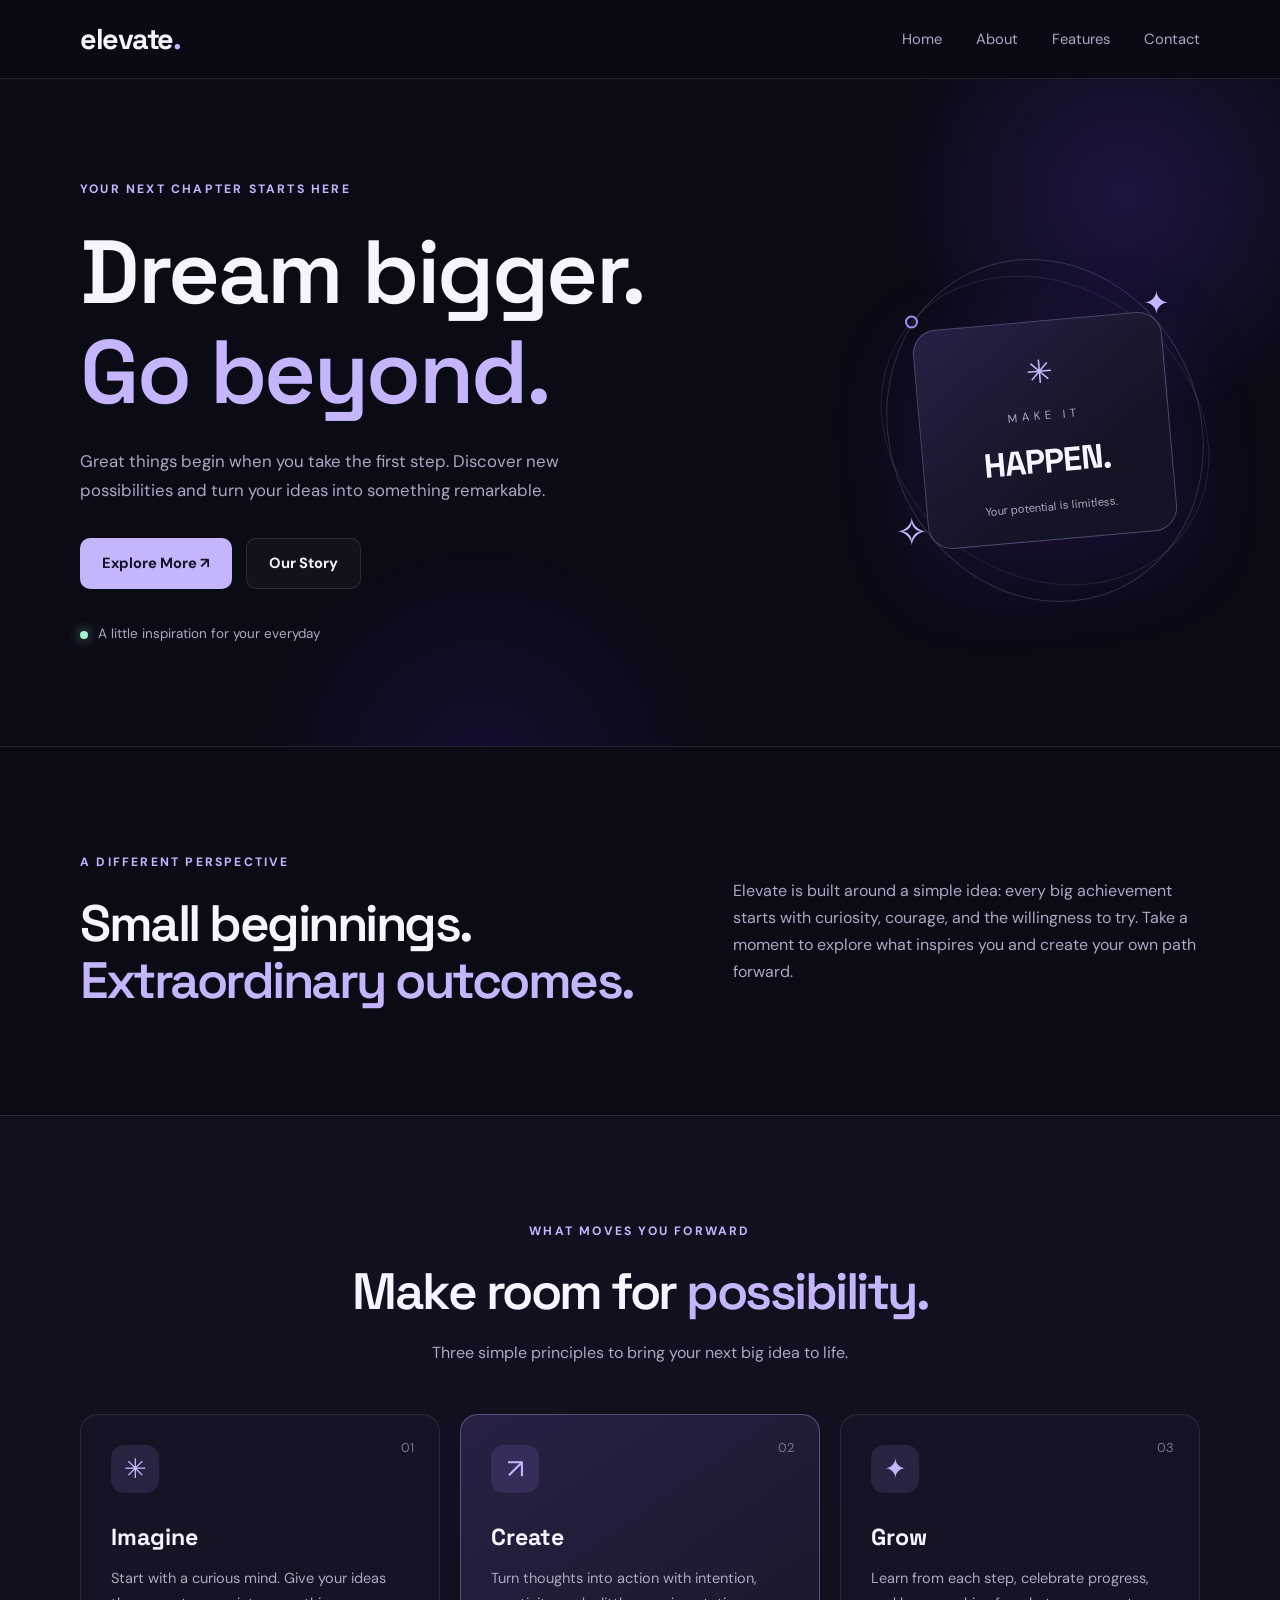
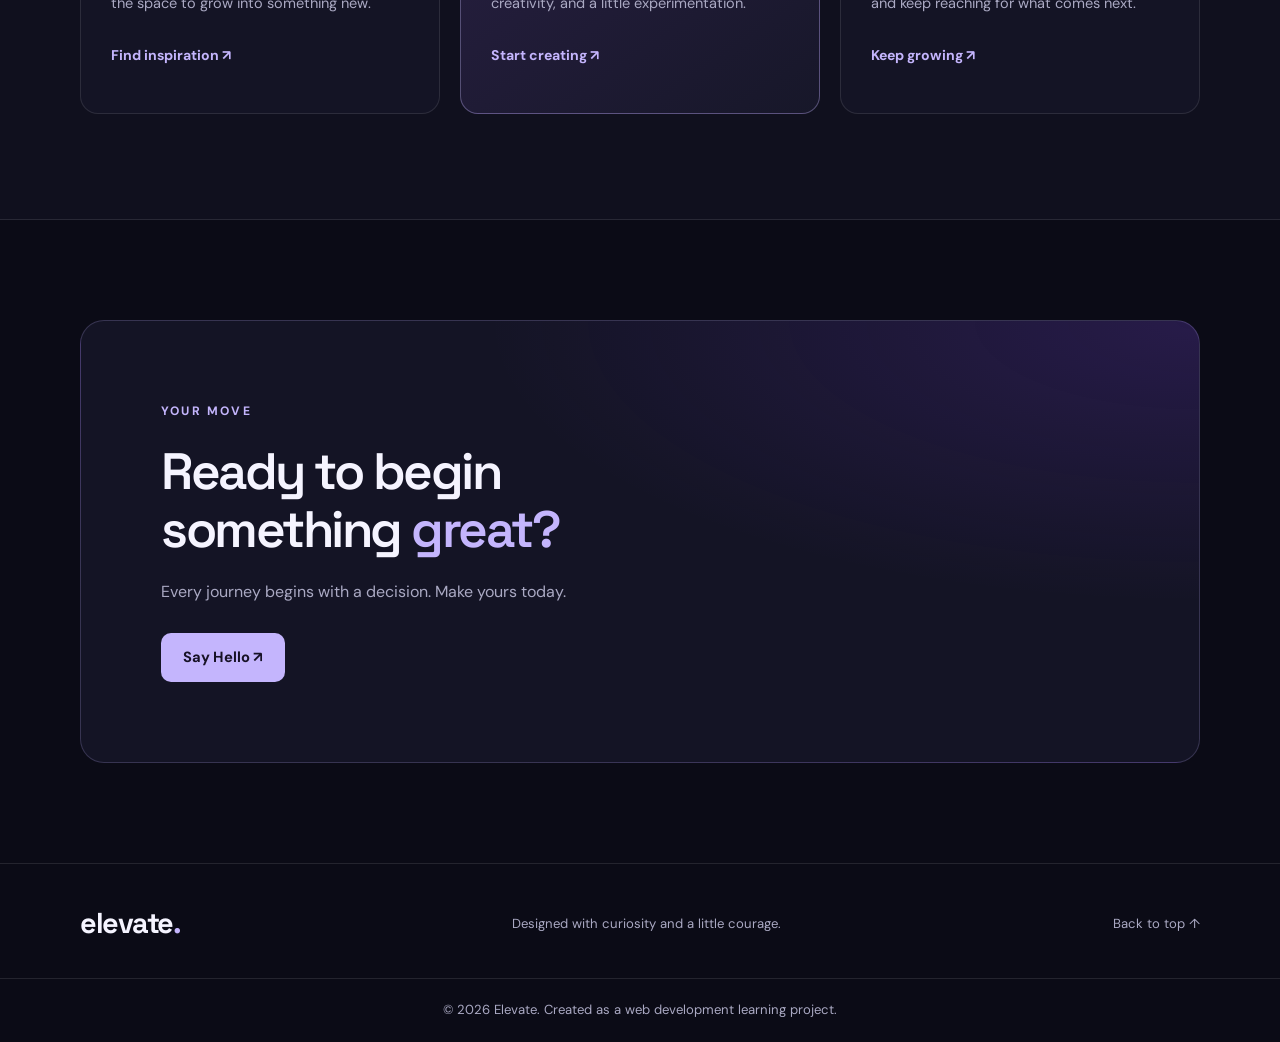
<file: WebDev-L1-LandingPage/index.html>
<!DOCTYPE html>
<html lang="en">
<head>
  <meta charset="UTF-8">
  <meta name="viewport" content="width=device-width, initial-scale=1.0">
  <meta name="description" content="Discover creative ideas, inspiring experiences, and your next big adventure.">
  <title>Elevate — Explore What's Possible</title>
  <link rel="stylesheet" href="style.css">
</head>
<body>
  <header class="site-header">
    <nav class="navbar container" aria-label="Main navigation">
      <a class="logo" href="#home">elevate<span>.</span></a>

      <button class="menu-toggle" id="menuToggle"
        aria-label="Toggle navigation" aria-expanded="false">
        ☰
      </button>

      <ul class="nav-links" id="navLinks">
        <li><a href="#home">Home</a></li>
        <li><a href="#about">About</a></li>
        <li><a href="#features">Features</a></li>
        <li><a href="#contact">Contact</a></li>
      </ul>
    </nav>
  </header>

  <main>
    <section class="hero" id="home">
      <div class="hero-glow glow-one"></div>
      <div class="hero-glow glow-two"></div>

      <div class="hero-content container">
        <p class="eyebrow">YOUR NEXT CHAPTER STARTS HERE</p>
        <h1>Dream bigger.<br><span>Go beyond.</span></h1>
        <p class="hero-description">
          Great things begin when you take the first step.
          Discover new possibilities and turn your ideas into something remarkable.
        </p>

        <div class="hero-actions">
          <a class="button button-primary" href="#features">Explore More ↗</a>
          <a class="button button-secondary" href="#about">Our Story</a>
        </div>

        <div class="hero-note">
          <span class="status-dot"></span>
          A little inspiration for your everyday
        </div>
      </div>

      <div class="hero-art" aria-hidden="true">
        <div class="orbit orbit-one"></div>
        <div class="orbit orbit-two"></div>
        <div class="art-card">
          <span class="art-spark">✳</span>
          <span class="art-label">MAKE IT</span>
          <strong>HAPPEN.</strong>
          <span class="art-caption">Your potential is limitless.</span>
        </div>
        <span class="floating-star star-one">✦</span>
        <span class="floating-star star-two">✧</span>
        <span class="floating-circle"></span>
      </div>
    </section>

    <section class="about section container" id="about">
      <div class="section-heading">
        <p class="eyebrow">A DIFFERENT PERSPECTIVE</p>
        <h2>Small beginnings.<br><span>Extraordinary outcomes.</span></h2>
      </div>

      <p class="about-copy">
        Elevate is built around a simple idea: every big achievement starts
        with curiosity, courage, and the willingness to try. Take a moment
        to explore what inspires you and create your own path forward.
      </p>
    </section>

    <section class="features section" id="features">
      <div class="container">
        <div class="section-heading">
          <p class="eyebrow">WHAT MOVES YOU FORWARD</p>
          <h2>Make room for <span>possibility.</span></h2>
          <p class="section-description">
            Three simple principles to bring your next big idea to life.
          </p>
        </div>

        <div class="feature-grid">
          <article class="feature-card">
            <span class="feature-number">01</span>
            <div class="feature-icon">✳</div>
            <h3>Imagine</h3>
            <p>Start with a curious mind. Give your ideas the space to grow into something new.</p>
            <a href="#contact" class="text-link">Find inspiration ↗</a>
          </article>

          <article class="feature-card featured-card">
            <span class="feature-number">02</span>
            <div class="feature-icon">↗</div>
            <h3>Create</h3>
            <p>Turn thoughts into action with intention, creativity, and a little experimentation.</p>
            <a href="#contact" class="text-link">Start creating ↗</a>
          </article>

          <article class="feature-card">
            <span class="feature-number">03</span>
            <div class="feature-icon">✦</div>
            <h3>Grow</h3>
            <p>Learn from each step, celebrate progress, and keep reaching for what comes next.</p>
            <a href="#contact" class="text-link">Keep growing ↗</a>
          </article>
        </div>
      </div>
    </section>

    <section class="contact section container" id="contact">
      <div class="contact-panel">
        <p class="eyebrow">YOUR MOVE</p>
        <h2>Ready to begin<br>something <span>great?</span></h2>
        <p>Every journey begins with a decision. Make yours today.</p>
        <a class="button button-primary" href="mailto:hello@example.com">
          Say Hello ↗
        </a>
      </div>
    </section>
  </main>

  <footer class="site-footer">
    <div class="container footer-content">
      <a class="logo" href="#home">elevate<span>.</span></a>
      <p>Designed with curiosity and a little courage.</p>
      <a href="#home">Back to top ↑</a>
    </div>
    <p class="copyright">© 2026 Elevate. Created as a web development learning project.</p>
  </footer>

  <script>
    const menuToggle = document.getElementById("menuToggle");
    const navLinks = document.getElementById("navLinks");

    menuToggle.addEventListener("click", () => {
      const isOpen = navLinks.classList.toggle("open");
      menuToggle.setAttribute("aria-expanded", String(isOpen));
    });

    navLinks.querySelectorAll("a").forEach((link) => {
      link.addEventListener("click", () => {
        navLinks.classList.remove("open");
        menuToggle.setAttribute("aria-expanded", "false");
      });
    });
  </script>
</body>
</html>
</file>
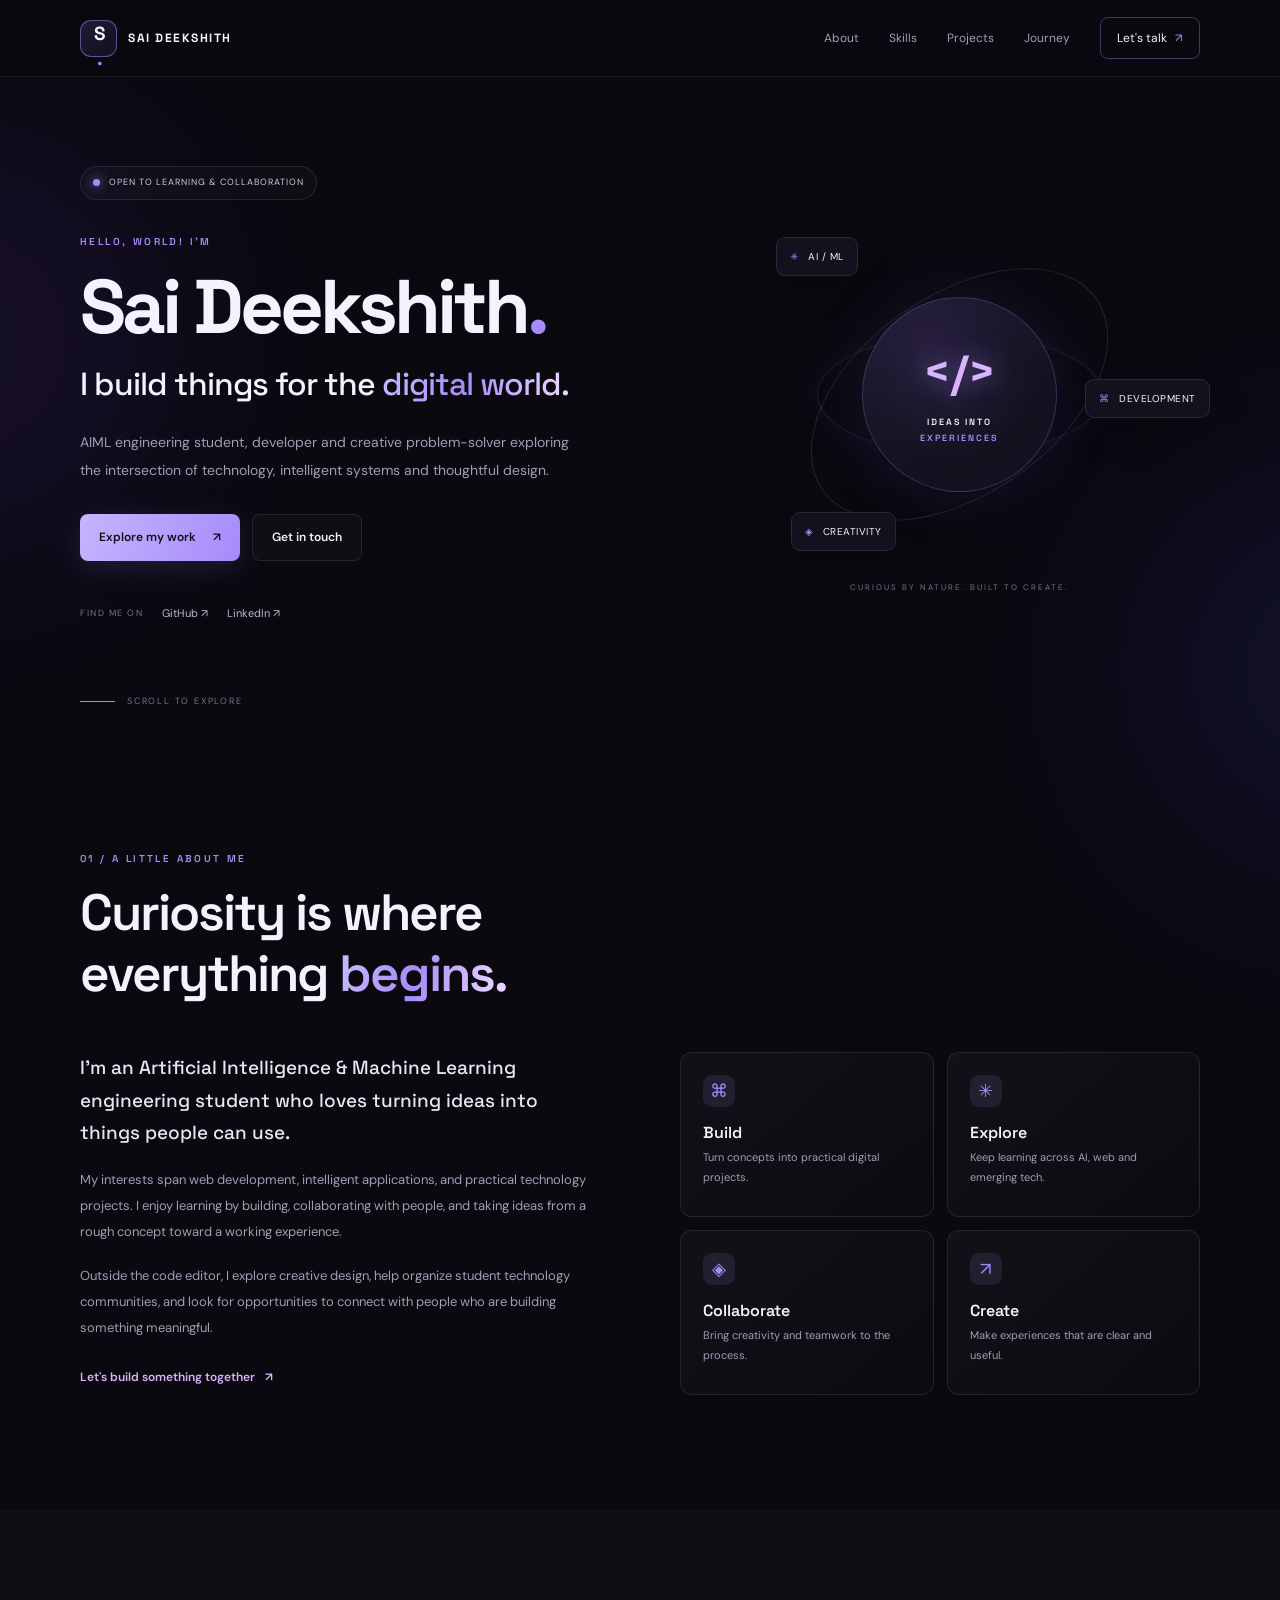
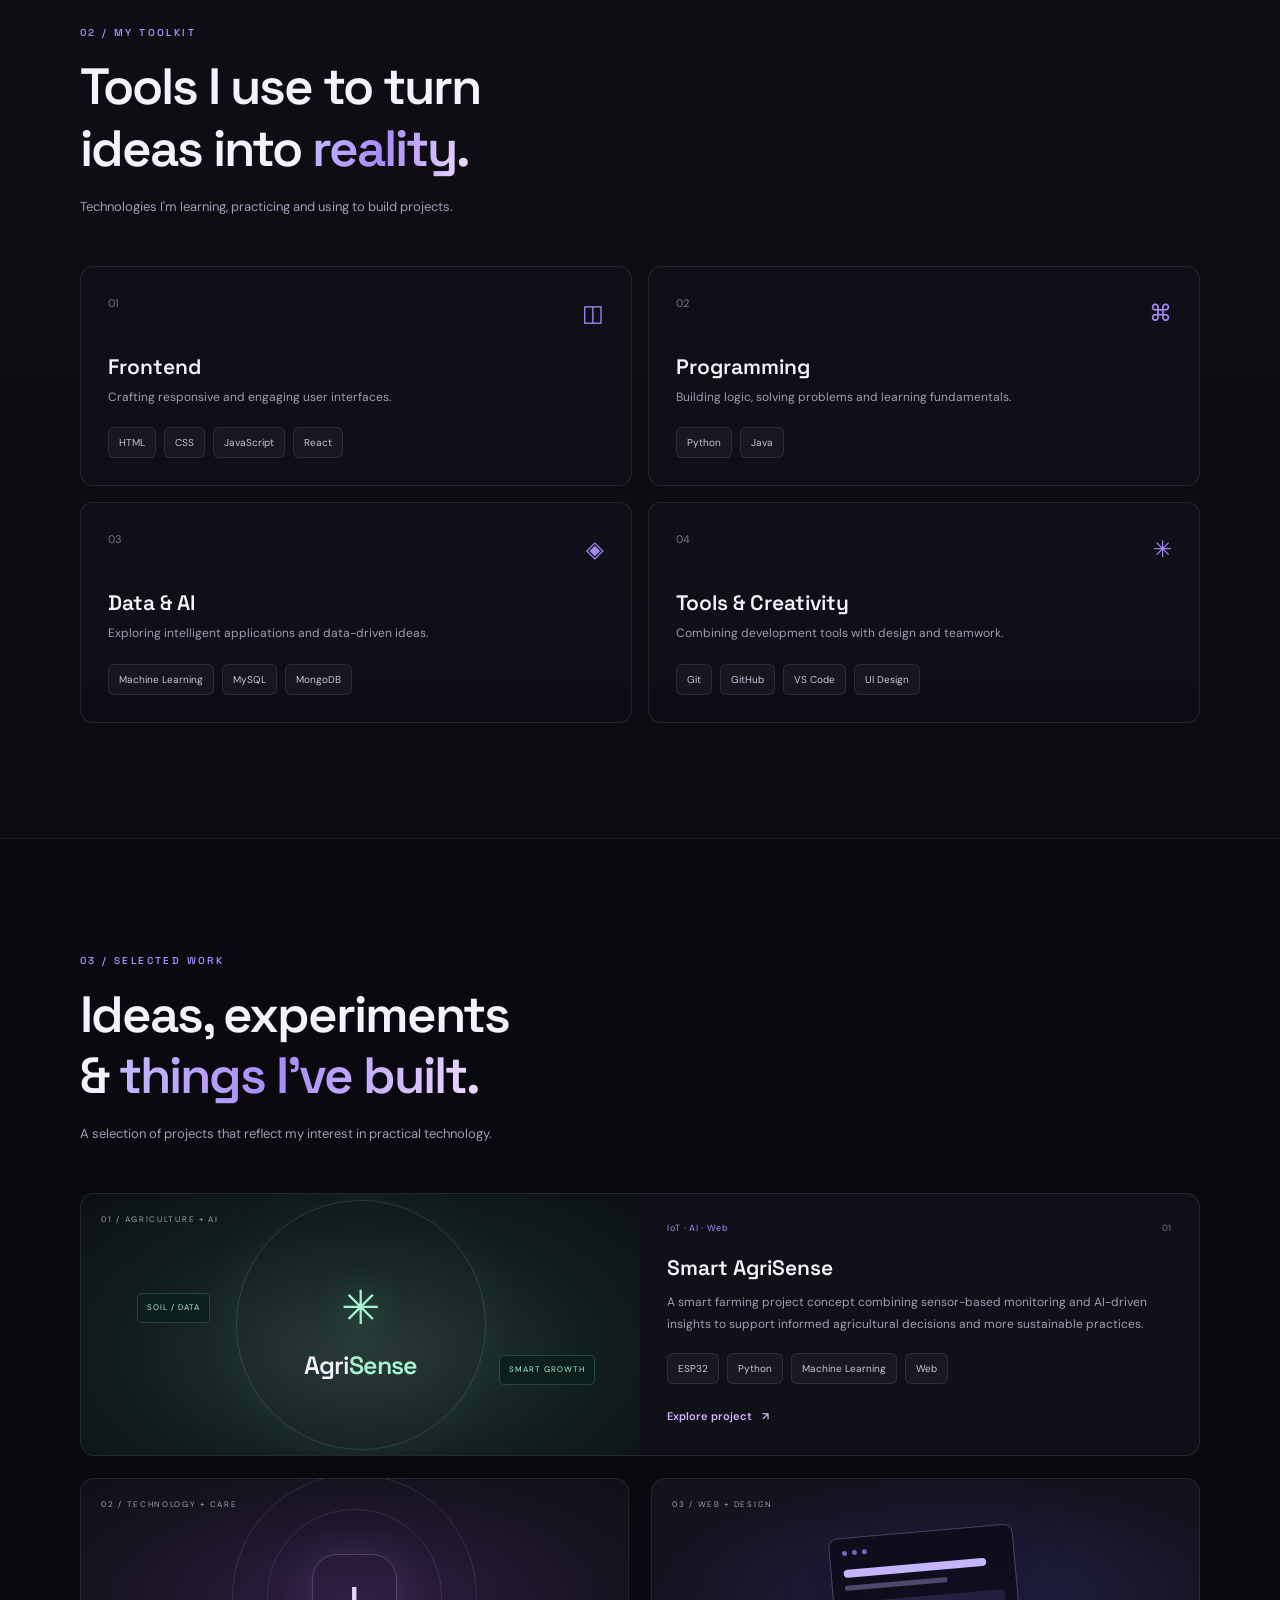
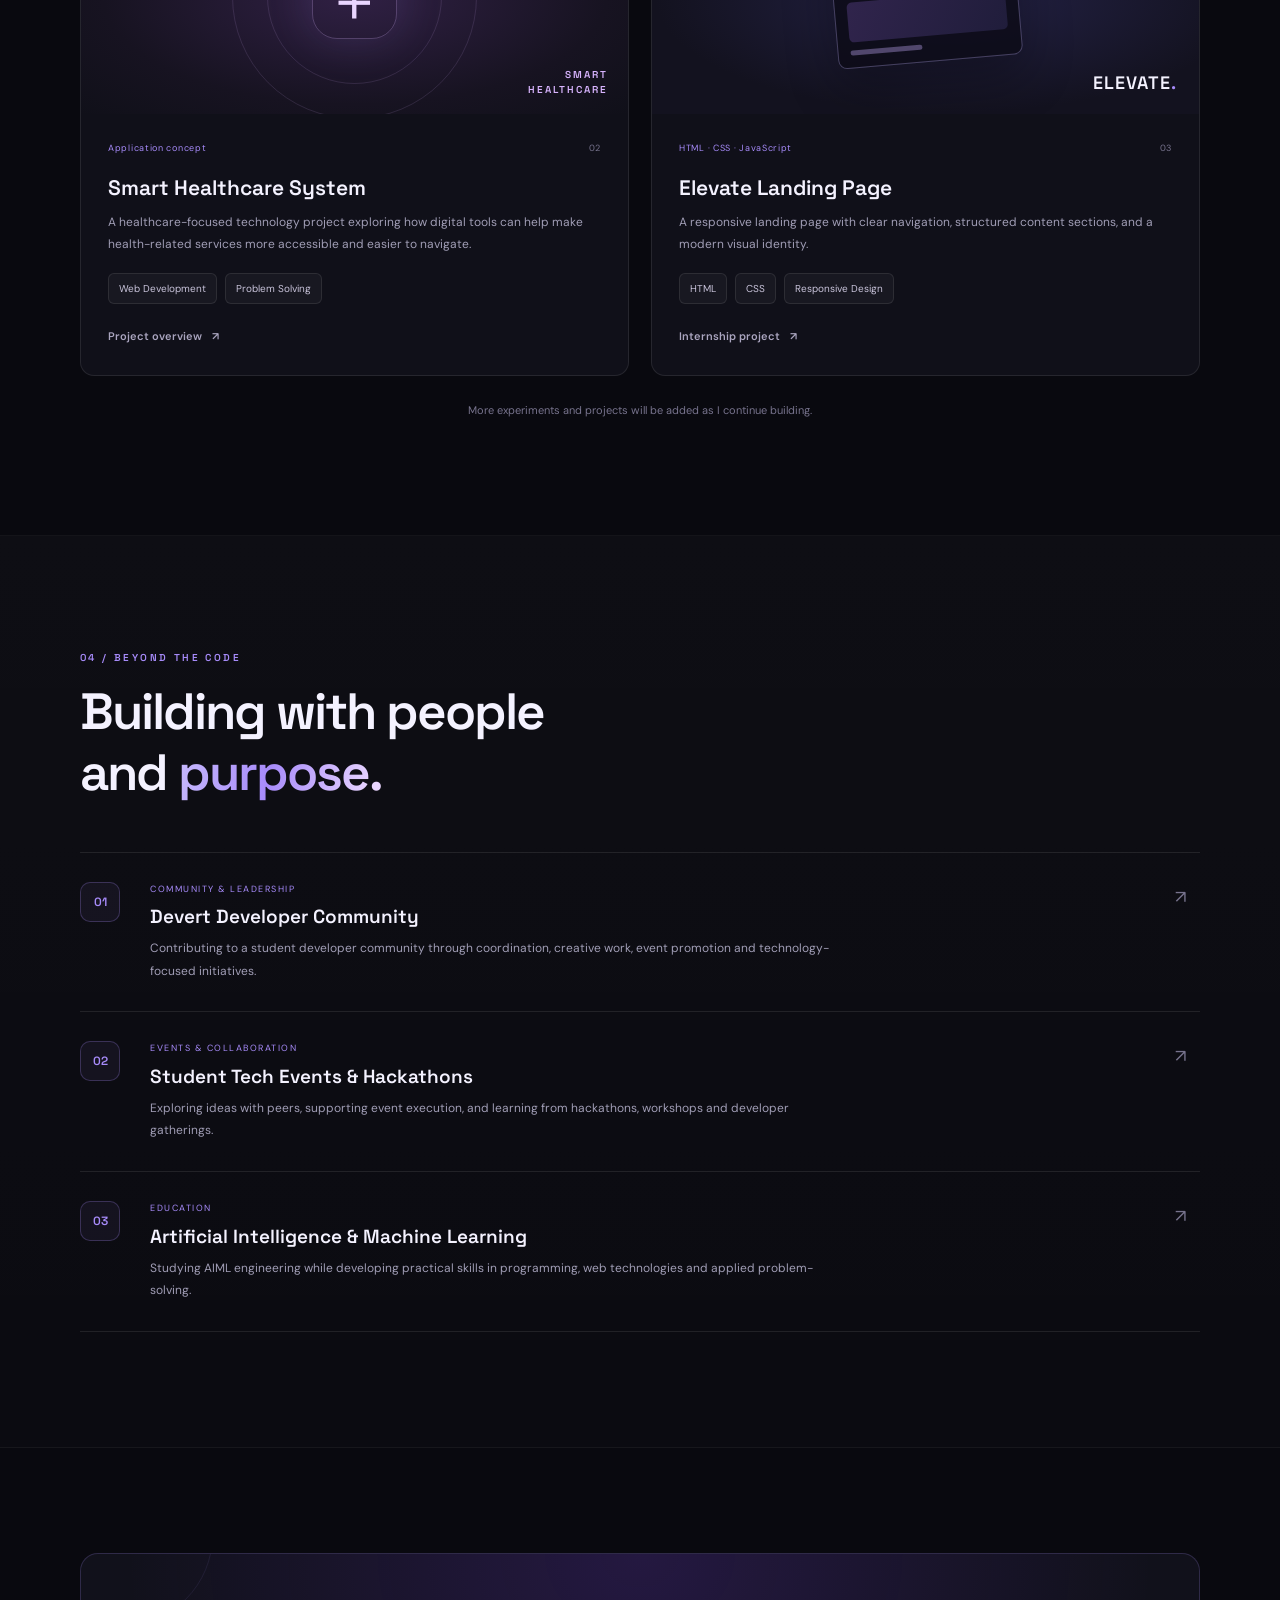
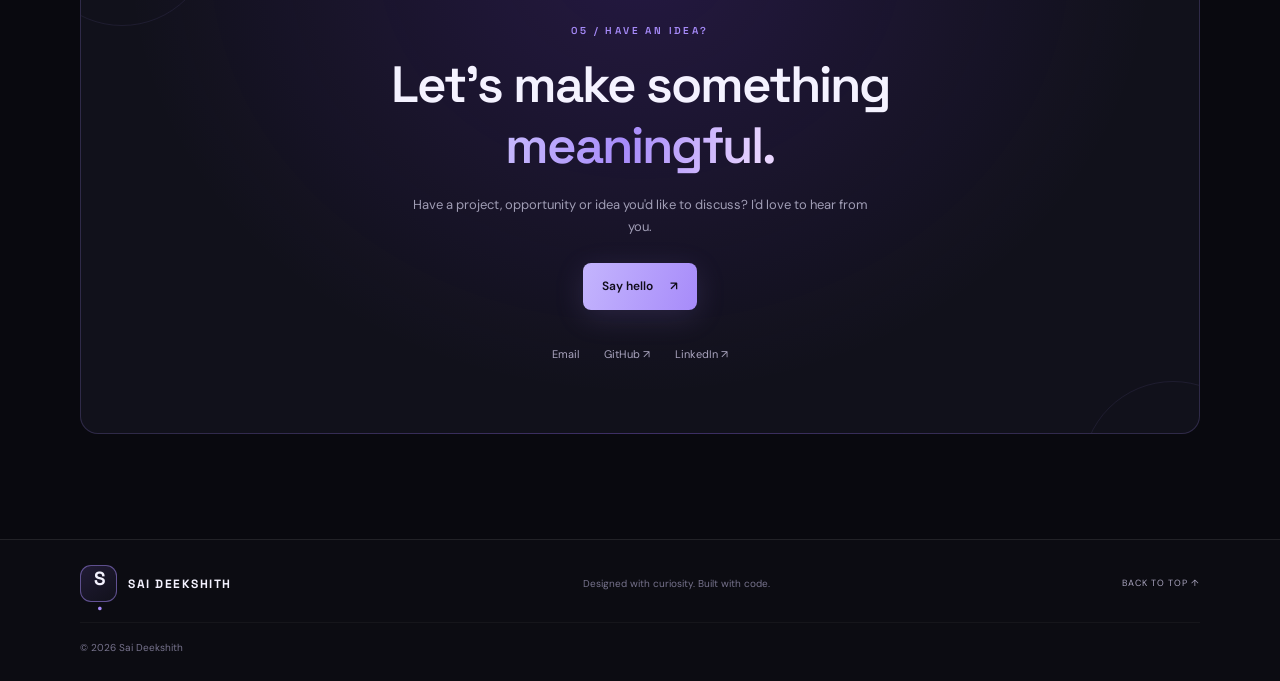
<file: WebDev-L1-PersonalPortfolio/index.html>
<!DOCTYPE html>
<html lang="en">
<head>
  <meta charset="UTF-8">
  <meta name="viewport" content="width=device-width, initial-scale=1.0">
  <meta name="theme-color" content="#09090f">
  <meta name="description" content="Sai Deekshith — AIML engineering student, developer and technology enthusiast. Explore my projects, skills and journey.">
  <title>Sai Deekshith | Developer Portfolio</title>
  <link rel="preconnect" href="https://fonts.googleapis.com">
  <link rel="preconnect" href="https://fonts.gstatic.com" crossorigin>
  <link href="https://fonts.googleapis.com/css2?family=DM+Sans:wght@400;500;600;700&family=Space+Grotesk:wght@400;500;600;700&display=swap" rel="stylesheet">
  <link rel="stylesheet" href="style.css">
  <script src="script.js" defer></script>
</head>
<body>
  <div class="ambient ambient-one"></div>
  <div class="ambient ambient-two"></div>

  <header class="site-header">
    <nav class="nav container" aria-label="Main navigation">
      <a class="brand" href="#home" aria-label="Sai Deekshith home">
        <span class="brand-mark">S<span>.</span></span>
        <span>SAI DEEKSHITH</span>
      </a>

      <button class="menu-toggle" aria-label="Open navigation"
        aria-expanded="false" aria-controls="nav-links">
        <span></span><span></span>
      </button>

      <div class="nav-links" id="nav-links">
        <a href="#about">About</a>
        <a href="#skills">Skills</a>
        <a href="#projects">Projects</a>
        <a href="#journey">Journey</a>
        <a class="nav-contact" href="#contact">Let's talk <span>↗</span></a>
      </div>
    </nav>
  </header>

  <main>
    <section class="hero container" id="home">
      <div class="hero-copy reveal">
        <div class="availability">
          <span class="status-dot"></span>
          OPEN TO LEARNING & COLLABORATION
        </div>

        <p class="eyebrow">HELLO, WORLD! I'M</p>
        <h1>Sai Deekshith<span class="accent">.</span></h1>
        <h2>I build things for the <span class="gradient-text">digital world.</span></h2>

        <p class="hero-description">
          AIML engineering student, developer and creative problem-solver
          exploring the intersection of technology, intelligent systems
          and thoughtful design.
        </p>

        <div class="hero-actions">
          <a class="button button-primary" href="#projects">
            Explore my work <span>↗</span>
          </a>
          <a class="button button-secondary" href="#contact">
            Get in touch
          </a>
        </div>

        <div class="hero-socials">
          <span>FIND ME ON</span>
          <a href="https://github.com/deekshith45678-dot"
             target="_blank" rel="noopener noreferrer">GitHub ↗</a>
          <a href="https://www.linkedin.com/in/sai-deekshith-a0b246413" target="_blank"
             rel="noopener noreferrer">LinkedIn ↗</a>
        </div>
      </div>

      <div class="hero-visual reveal">
        <div class="visual-orbit orbit-one"></div>
        <div class="visual-orbit orbit-two"></div>
        <div class="visual-core">
          <div class="core-symbol">&lt;/&gt;</div>
          <p>IDEAS INTO<br><span>EXPERIENCES</span></p>
        </div>
        <div class="floating-chip chip-top"><span>✳</span> AI / ML</div>
        <div class="floating-chip chip-right"><span>⌘</span> DEVELOPMENT</div>
        <div class="floating-chip chip-bottom"><span>◈</span> CREATIVITY</div>
        <div class="visual-caption">CURIOUS BY NATURE. BUILT TO CREATE.</div>
      </div>

      <a class="scroll-cue" href="#about">
        <span class="scroll-line"></span> SCROLL TO EXPLORE
      </a>
    </section>

    <section class="section container" id="about">
      <div class="section-heading reveal">
        <p class="eyebrow">01 / A LITTLE ABOUT ME</p>
        <h2>Curiosity is where<br>everything <span class="gradient-text">begins.</span></h2>
      </div>

      <div class="about-layout">
        <div class="about-copy reveal">
          <p class="lead">
            I'm an Artificial Intelligence & Machine Learning engineering
            student who loves turning ideas into things people can use.
          </p>
          <p>
            My interests span web development, intelligent applications,
            and practical technology projects. I enjoy learning by building,
            collaborating with people, and taking ideas from a rough concept
            toward a working experience.
          </p>
          <p>
            Outside the code editor, I explore creative design, help organize
            student technology communities, and look for opportunities to
            connect with people who are building something meaningful.
          </p>
          <a class="text-link" href="#contact">Let's build something together <span>↗</span></a>
        </div>

        <div class="about-stats reveal">
          <article class="stat-card">
            <span class="stat-icon">⌘</span>
            <h3>Build</h3>
            <p>Turn concepts into practical digital projects.</p>
          </article>
          <article class="stat-card">
            <span class="stat-icon">✳</span>
            <h3>Explore</h3>
            <p>Keep learning across AI, web and emerging tech.</p>
          </article>
          <article class="stat-card">
            <span class="stat-icon">◈</span>
            <h3>Collaborate</h3>
            <p>Bring creativity and teamwork to the process.</p>
          </article>
          <article class="stat-card">
            <span class="stat-icon">↗</span>
            <h3>Create</h3>
            <p>Make experiences that are clear and useful.</p>
          </article>
        </div>
      </div>
    </section>

    <section class="section section-muted" id="skills">
      <div class="container">
        <div class="section-heading reveal">
          <p class="eyebrow">02 / MY TOOLKIT</p>
          <h2>Tools I use to turn<br>ideas into <span class="gradient-text">reality.</span></h2>
          <p class="section-description">
            Technologies I'm learning, practicing and using to build projects.
          </p>
        </div>

        <div class="skills-grid">
          <article class="skill-card reveal">
            <div class="skill-card-top"><span>01</span><span>◫</span></div>
            <h3>Frontend</h3>
            <p>Crafting responsive and engaging user interfaces.</p>
            <div class="skill-tags"><span>HTML</span><span>CSS</span><span>JavaScript</span><span>React</span></div>
          </article>
          <article class="skill-card reveal">
            <div class="skill-card-top"><span>02</span><span>⌘</span></div>
            <h3>Programming</h3>
            <p>Building logic, solving problems and learning fundamentals.</p>
            <div class="skill-tags"><span>Python</span><span>Java</span></div>
          </article>
          <article class="skill-card reveal">
            <div class="skill-card-top"><span>03</span><span>◈</span></div>
            <h3>Data & AI</h3>
            <p>Exploring intelligent applications and data-driven ideas.</p>
            <div class="skill-tags"><span>Machine Learning</span><span>MySQL</span><span>MongoDB</span></div>
          </article>
          <article class="skill-card reveal">
            <div class="skill-card-top"><span>04</span><span>✳</span></div>
            <h3>Tools & Creativity</h3>
            <p>Combining development tools with design and teamwork.</p>
            <div class="skill-tags"><span>Git</span><span>GitHub</span><span>VS Code</span><span>UI Design</span></div>
          </article>
        </div>
      </div>
    </section>

    <section class="section container" id="projects">
      <div class="section-heading reveal">
        <p class="eyebrow">03 / SELECTED WORK</p>
        <h2>Ideas, experiments<br>& <span class="gradient-text">things I've built.</span></h2>
        <p class="section-description">
          A selection of projects that reflect my interest in practical technology.
        </p>
      </div>

      <div class="projects-grid">
        <article class="project-card project-featured reveal">
          <div class="project-art agri-art">
            <div class="art-orbit"></div>
            <div class="art-icon">✳</div>
            <span class="art-label">01 / AGRICULTURE + AI</span>
            <span class="art-big">Agri<span>Sense</span></span>
            <div class="art-sensor sensor-one">SOIL / DATA</div>
            <div class="art-sensor sensor-two">SMART GROWTH</div>
          </div>
          <div class="project-content">
            <div class="project-meta"><span>IoT · AI · Web</span><span>01</span></div>
            <h3>Smart AgriSense</h3>
            <p>
              A smart farming project concept combining sensor-based monitoring
              and AI-driven insights to support informed agricultural decisions
              and more sustainable practices.
            </p>
            <div class="project-tags"><span>ESP32</span><span>Python</span><span>Machine Learning</span><span>Web</span></div>
            <a class="project-link" href="https://agrisense-n6qpeofd.manus.space/"
               target="_blank" rel="noopener noreferrer">Explore project <span>↗</span></a>
          </div>
        </article>

        <article class="project-card reveal">
          <div class="project-art health-art">
            <div class="health-cross">+</div>
            <div class="health-ring ring-a"></div>
            <div class="health-ring ring-b"></div>
            <span class="art-label">02 / TECHNOLOGY + CARE</span>
            <span class="health-caption">SMART<br>HEALTHCARE</span>
          </div>
          <div class="project-content">
            <div class="project-meta"><span>Application concept</span><span>02</span></div>
            <h3>Smart Healthcare System</h3>
            <p>
              A healthcare-focused technology project exploring how digital
              tools can help make health-related services more accessible
              and easier to navigate.
            </p>
            <div class="project-tags"><span>Web Development</span><span>Problem Solving</span></div>
            <span class="project-link project-note">Project overview <span>↗</span></span>
          </div>
        </article>

        <article class="project-card reveal">
          <div class="project-art web-art">
            <div class="browser-window">
              <div class="browser-dots"><i></i><i></i><i></i></div>
              <div class="browser-line line-long"></div>
              <div class="browser-line"></div>
              <div class="browser-block"></div>
              <div class="browser-line line-short"></div>
            </div>
            <span class="art-label">03 / WEB + DESIGN</span>
            <span class="web-caption">ELEVATE<span>.</span></span>
          </div>
          <div class="project-content">
            <div class="project-meta"><span>HTML · CSS · JavaScript</span><span>03</span></div>
            <h3>Elevate Landing Page</h3>
            <p>
              A responsive landing page with clear navigation, structured
              content sections, and a modern visual identity.
            </p>
            <div class="project-tags"><span>HTML</span><span>CSS</span><span>Responsive Design</span></div>
            <span class="project-link project-note">Internship project <span>↗</span></span>
          </div>
        </article>
      </div>
      <p class="project-footnote">More experiments and projects will be added as I continue building.</p>
    </section>

    <section class="section section-muted" id="journey">
      <div class="container">
        <div class="section-heading reveal">
          <p class="eyebrow">04 / BEYOND THE CODE</p>
          <h2>Building with people<br>and <span class="gradient-text">purpose.</span></h2>
        </div>

        <div class="journey-list">
          <article class="journey-item reveal">
            <div class="journey-marker">01</div>
            <div>
              <p class="journey-type">COMMUNITY & LEADERSHIP</p>
              <h3>Devert Developer Community</h3>
              <p>Contributing to a student developer community through coordination, creative work, event promotion and technology-focused initiatives.</p>
            </div>
            <span class="journey-arrow">↗</span>
          </article>
          <article class="journey-item reveal">
            <div class="journey-marker">02</div>
            <div>
              <p class="journey-type">EVENTS & COLLABORATION</p>
              <h3>Student Tech Events & Hackathons</h3>
              <p>Exploring ideas with peers, supporting event execution, and learning from hackathons, workshops and developer gatherings.</p>
            </div>
            <span class="journey-arrow">↗</span>
          </article>
          <article class="journey-item reveal">
            <div class="journey-marker">03</div>
            <div>
              <p class="journey-type">EDUCATION</p>
              <h3>Artificial Intelligence & Machine Learning</h3>
              <p>Studying AIML engineering while developing practical skills in programming, web technologies and applied problem-solving.</p>
            </div>
            <span class="journey-arrow">↗</span>
          </article>
        </div>
      </div>
    </section>

    <section class="contact-section container" id="contact">
      <div class="contact-panel reveal">
        <p class="eyebrow">05 / HAVE AN IDEA?</p>
        <h2>Let's make something<br><span class="gradient-text">meaningful.</span></h2>
        <p>Have a project, opportunity or idea you'd like to discuss? I'd love to hear from you.</p>
        <a class="button button-primary" href="mailto:saipeddy0@gmail.com">
          Say hello <span>↗</span>
        </a>
        <div class="contact-links">
          <a href="mailto:saipeddy0@gmail.com">Email</a>
          <a href="https://github.com/deekshith45678-dot" target="_blank" rel="noopener noreferrer">GitHub ↗</a>
          <a href="https://www.linkedin.com/" target="_blank" rel="noopener noreferrer">LinkedIn ↗</a>
        </div>
      </div>
    </section>
  </main>

  <footer class="footer">
    <div class="container footer-inner">
      <a class="brand" href="#home"><span class="brand-mark">S<span>.</span></span><span>SAI DEEKSHITH</span></a>
      <p>Designed with curiosity. Built with code.</p>
      <a href="#home" class="back-top">BACK TO TOP ↑</a>
      <p class="copyright">© <span id="year">2026</span> Sai Deekshith</p>
    </div>
  </footer>
</body>
</html>
</file>
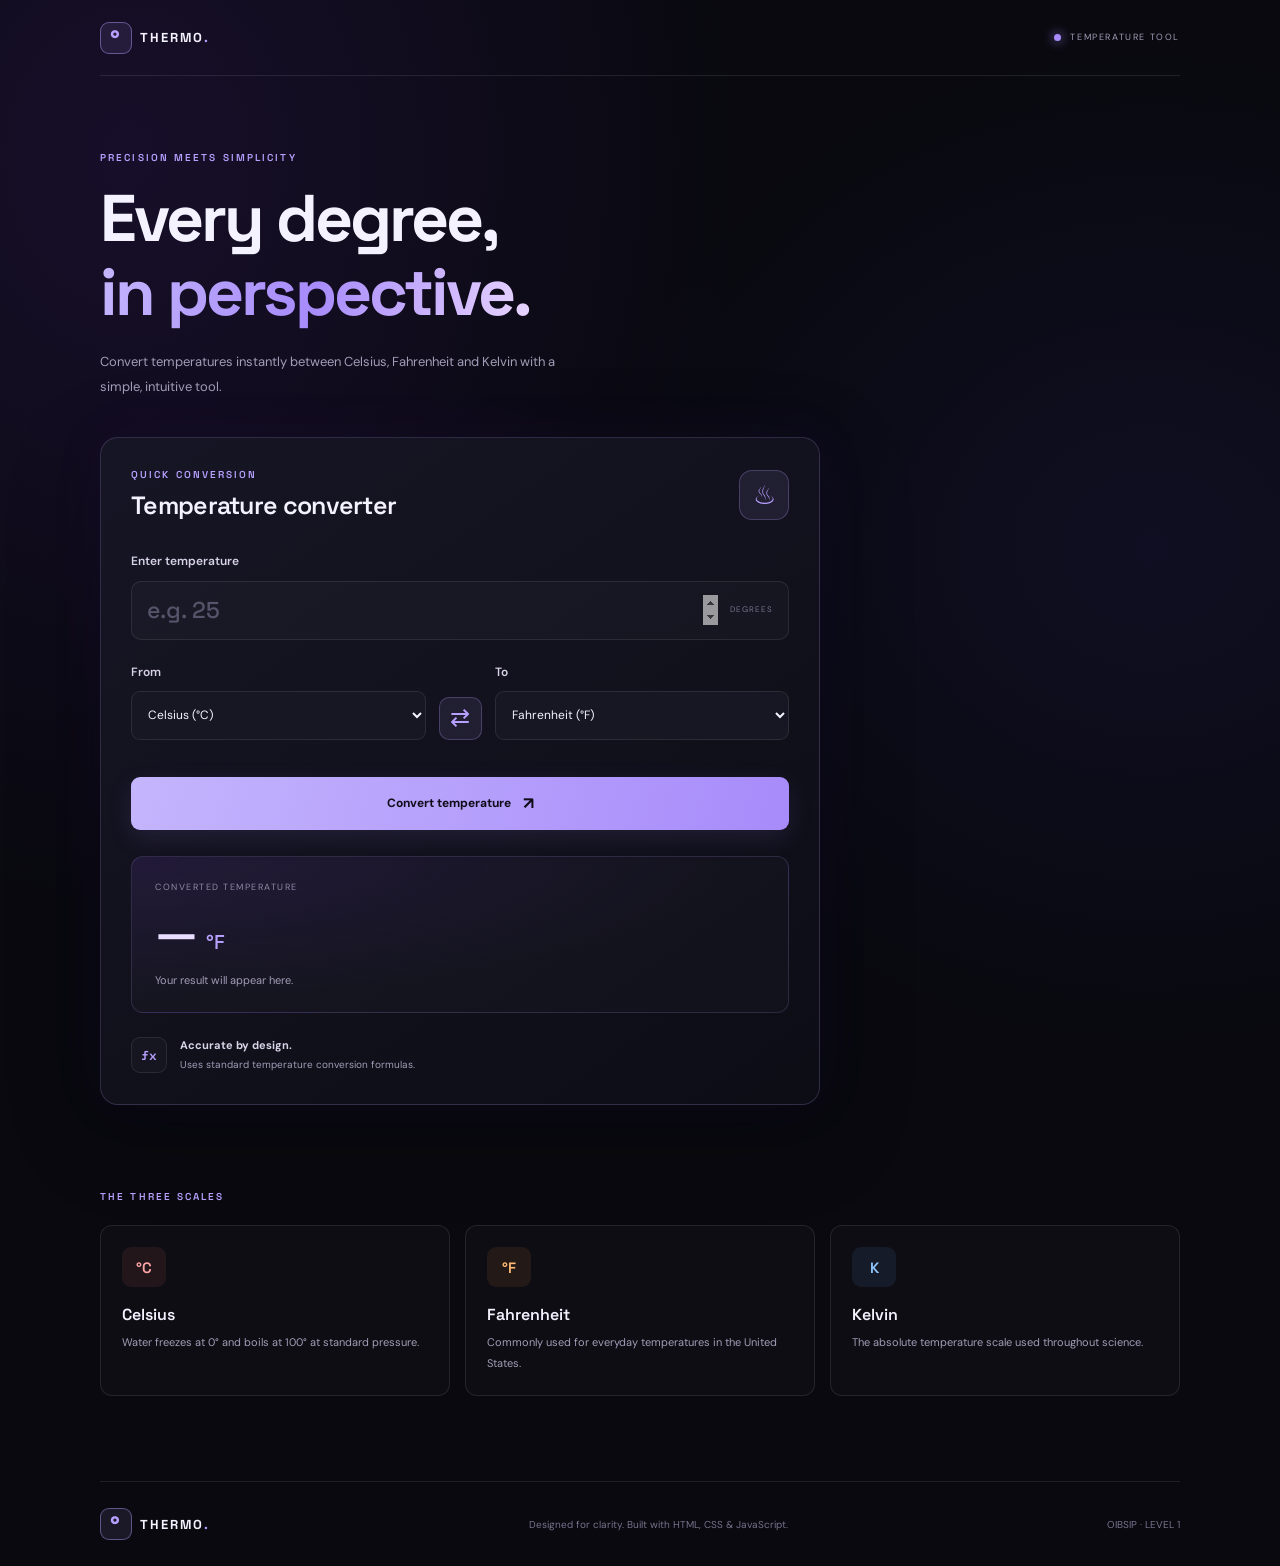
<file: WebDev-L1-TemperatureConverter/index.html>
<!DOCTYPE html>
<html lang="en">
<head>
  <meta charset="UTF-8">
  <meta name="viewport" content="width=device-width, initial-scale=1.0">
  <meta name="theme-color" content="#09090f">
  <meta name="description" content="A responsive temperature converter for Celsius, Fahrenheit and Kelvin.">
  <title>Thermo — Temperature Converter</title>
  <link rel="preconnect" href="https://fonts.googleapis.com">
  <link rel="preconnect" href="https://fonts.gstatic.com" crossorigin>
  <link href="https://fonts.googleapis.com/css2?family=DM+Sans:wght@400;500;600;700&family=Space+Grotesk:wght@400;500;600;700&display=swap" rel="stylesheet">
  <link rel="stylesheet" href="style.css">
  <script src="script.js" defer></script>
</head>
<body>
  <header class="topbar">
    <a href="#" class="brand"><span class="brand-icon">°</span> THERMO<span class="brand-dot">.</span></a>
    <span class="top-label"><span class="live-dot"></span> TEMPERATURE TOOL</span>
  </header>

  <main class="page">
    <section class="intro">
      <p class="eyebrow">PRECISION MEETS SIMPLICITY</p>
      <h1>Every degree,<br><span>in perspective.</span></h1>
      <p class="intro-text">Convert temperatures instantly between Celsius, Fahrenheit and Kelvin with a simple, intuitive tool.</p>
    </section>

    <section class="converter-card" aria-labelledby="converter-title">
      <div class="card-header">
        <div>
          <p class="eyebrow">QUICK CONVERSION</p>
          <h2 id="converter-title">Temperature converter</h2>
        </div>
        <span class="thermo-icon" aria-hidden="true">♨</span>
      </div>

      <form id="converter-form" novalidate>
        <label for="temperature">Enter temperature</label>
        <div class="input-row">
          <input id="temperature" name="temperature" type="number"
            step="any" placeholder="e.g. 25" inputmode="decimal"
            aria-describedby="error-message" required>
          <span class="input-unit">DEGREES</span>
        </div>

        <div class="unit-row">
          <div class="unit-field">
            <label for="from-unit">From</label>
            <select id="from-unit" name="from-unit">
              <option value="C">Celsius (°C)</option>
              <option value="F">Fahrenheit (°F)</option>
              <option value="K">Kelvin (K)</option>
            </select>
          </div>
          <button class="swap-button" type="button" id="swap-units"
            aria-label="Swap conversion units" title="Swap units">⇄</button>
          <div class="unit-field">
            <label for="to-unit">To</label>
            <select id="to-unit" name="to-unit">
              <option value="F" selected>Fahrenheit (°F)</option>
              <option value="C">Celsius (°C)</option>
              <option value="K">Kelvin (K)</option>
            </select>
          </div>
        </div>

        <p id="error-message" class="error-message" role="alert" aria-live="polite"></p>
        <button class="convert-button" type="submit">Convert temperature <span>↗</span></button>
      </form>

      <div class="result-panel" aria-live="polite" aria-atomic="true">
        <p class="result-label">CONVERTED TEMPERATURE</p>
        <div class="result-line">
          <span id="result-value" class="result-value">—</span>
          <span id="result-unit" class="result-unit">°F</span>
        </div>
        <p id="result-description" class="result-description">Your result will appear here.</p>
      </div>

      <div class="formula-note">
        <span class="formula-icon">ƒx</span>
        <p><strong>Accurate by design.</strong><br>Uses standard temperature conversion formulas.</p>
      </div>
    </section>

    <section class="reference-section">
      <p class="eyebrow">THE THREE SCALES</p>
      <div class="reference-grid">
        <article class="reference-card">
          <span class="scale-symbol celsius">°C</span>
          <h3>Celsius</h3>
          <p>Water freezes at 0° and boils at 100° at standard pressure.</p>
        </article>
        <article class="reference-card">
          <span class="scale-symbol fahrenheit">°F</span>
          <h3>Fahrenheit</h3>
          <p>Commonly used for everyday temperatures in the United States.</p>
        </article>
        <article class="reference-card">
          <span class="scale-symbol kelvin">K</span>
          <h3>Kelvin</h3>
          <p>The absolute temperature scale used throughout science.</p>
        </article>
      </div>
    </section>
  </main>

  <footer class="footer">
    <a href="#" class="brand"><span class="brand-icon">°</span> THERMO<span class="brand-dot">.</span></a>
    <p>Designed for clarity. Built with HTML, CSS & JavaScript.</p>
    <span>OIBSIP · LEVEL 1</span>
  </footer>
</body>
</html>
</file>
<file: WebDev-L1-LandingPage/style.css>
@import url('https://fonts.googleapis.com/css2?family=DM+Sans:wght@400;500;600;700&family=Space+Grotesk:wght@400;500;600;700&display=swap');

:root {
  --background: #0b0b16;
  --surface: #141425;
  --surface-light: #1c1c32;
  --text: #f5f4ff;
  --muted: #aaa9c3;
  --accent: #a78bfa;
  --accent-bright: #c4b5fd;
  --border: rgba(255, 255, 255, 0.1);
}

* {
  box-sizing: border-box;
  margin: 0;
  padding: 0;
}

html {
  scroll-behavior: smooth;
  scroll-padding-top: 90px;
}

body {
  background: var(--background);
  color: var(--text);
  font-family: 'DM Sans', sans-serif;
  line-height: 1.7;
  overflow-x: hidden;
}

a {
  color: inherit;
  text-decoration: none;
}

.container {
  width: min(1120px, calc(100% - 48px));
  margin-inline: auto;
}

.site-header {
  position: sticky;
  top: 0;
  z-index: 100;
  background: rgba(11, 11, 22, 0.86);
  border-bottom: 1px solid var(--border);
  backdrop-filter: blur(18px);
}

.navbar {
  min-height: 78px;
  display: flex;
  align-items: center;
  justify-content: space-between;
  gap: 24px;
}

.logo {
  font-family: 'Space Grotesk', sans-serif;
  font-size: 1.8rem;
  font-weight: 700;
  letter-spacing: -1.5px;
}

.logo span,
.hero h1 span,
.section-heading h2 span,
.contact-panel h2 span {
  color: var(--accent-bright);
}

.nav-links {
  display: flex;
  align-items: center;
  gap: 34px;
  list-style: none;
}

.nav-links a {
  color: var(--muted);
  font-size: 0.92rem;
  transition: color 0.2s ease;
}

.nav-links a:hover,
.footer-content > a:last-child:hover {
  color: var(--accent-bright);
}

.menu-toggle {
  display: none;
  border: 1px solid var(--border);
  background: var(--surface);
  color: var(--text);
  border-radius: 10px;
  padding: 8px 12px;
  font-size: 1.2rem;
  cursor: pointer;
}

.hero {
  min-height: 650px;
  position: relative;
  display: flex;
  align-items: center;
  isolation: isolate;
  overflow: hidden;
  border-bottom: 1px solid var(--border);
}

.hero-content {
  position: relative;
  z-index: 3;
  padding-block: 100px;
}

.eyebrow {
  color: var(--accent-bright);
  font-size: 0.76rem;
  font-weight: 700;
  letter-spacing: 2.2px;
  margin-bottom: 22px;
}

.hero h1,
.section-heading h2,
.contact-panel h2 {
  font-family: 'Space Grotesk', sans-serif;
  font-weight: 600;
  letter-spacing: -2.5px;
  line-height: 1.12;
}

.hero h1 {
  max-width: 700px;
  font-size: clamp(3.3rem, 7vw, 6.2rem);
}

.hero-description {
  max-width: 530px;
  margin-top: 25px;
  color: var(--muted);
  font-size: 1.05rem;
}

.hero-actions {
  display: flex;
  flex-wrap: wrap;
  gap: 14px;
  margin-top: 34px;
}

.button {
  min-height: 48px;
  display: inline-flex;
  align-items: center;
  justify-content: center;
  padding: 12px 22px;
  border-radius: 10px;
  font-weight: 700;
  font-size: 0.92rem;
  transition: transform 0.2s ease, background 0.2s ease;
}

.button:hover {
  transform: translateY(-3px);
}

.button-primary {
  background: var(--accent-bright);
  color: #171226;
}

.button-primary:hover {
  background: #ddd6fe;
}

.button-secondary {
  border: 1px solid var(--border);
  background: rgba(255, 255, 255, 0.03);
}

.hero-note {
  display: flex;
  align-items: center;
  gap: 10px;
  margin-top: 34px;
  color: var(--muted);
  font-size: 0.84rem;
}

.status-dot {
  width: 8px;
  height: 8px;
  border-radius: 50%;
  background: #a7f3d0;
  box-shadow: 0 0 12px rgba(167, 243, 208, 0.65);
}

.hero-glow {
  position: absolute;
  z-index: -1;
  border-radius: 50%;
  filter: blur(2px);
  pointer-events: none;
}

.glow-one {
  width: 470px;
  height: 470px;
  top: -120px;
  right: -80px;
  background: radial-gradient(circle, rgba(124, 58, 237, 0.2), transparent 70%);
}

.glow-two {
  width: 450px;
  height: 450px;
  bottom: -250px;
  left: 20%;
  background: radial-gradient(circle, rgba(91, 33, 182, 0.16), transparent 70%);
}

.hero-art {
  position: absolute;
  right: max(6%, calc((100% - 1120px) / 2));
  top: 50%;
  width: 310px;
  height: 350px;
  transform: translateY(-45%);
  z-index: 1;
}

.orbit {
  position: absolute;
  border: 1px solid rgba(196, 181, 253, 0.2);
  border-radius: 50%;
  inset: 0;
  transform: rotate(-25deg);
}

.orbit-two {
  inset: 30px -18px;
  transform: rotate(35deg);
  border-color: rgba(196, 181, 253, 0.12);
}

.art-card {
  position: absolute;
  inset: 65px 30px;
  display: flex;
  flex-direction: column;
  align-items: center;
  justify-content: center;
  gap: 7px;
  border: 1px solid rgba(196, 181, 253, 0.3);
  border-radius: 24px;
  background: linear-gradient(145deg, #272044, #141425 70%);
  box-shadow: 0 25px 90px rgba(91, 33, 182, 0.2);
  transform: rotate(-5deg);
}

.art-spark {
  color: var(--accent-bright);
  font-size: 2rem;
}

.art-label {
  color: var(--muted);
  font-size: 0.72rem;
  letter-spacing: 4px;
}

.art-card strong {
  font-family: 'Space Grotesk', sans-serif;
  font-size: 2.1rem;
  letter-spacing: -1px;
}

.art-caption {
  color: var(--muted);
  font-size: 0.7rem;
}

.floating-star,
.floating-circle {
  position: absolute;
  color: var(--accent-bright);
}

.star-one {
  top: 20px;
  right: 30px;
  font-size: 2rem;
}

.star-two {
  bottom: 40px;
  left: 5px;
  font-size: 2.5rem;
}

.floating-circle {
  width: 13px;
  height: 13px;
  top: 60px;
  left: 15px;
  border: 2px solid var(--accent);
  border-radius: 50%;
}

.section {
  padding-block: 105px;
}

.about {
  display: grid;
  grid-template-columns: 1fr 0.8fr;
  align-items: center;
  gap: 70px;
}

.section-heading h2,
.contact-panel h2 {
  font-size: clamp(2.4rem, 4vw, 3.8rem);
}

.about-copy,
.section-description {
  color: var(--muted);
  max-width: 510px;
}

.features {
  background: #10101e;
  border-top: 1px solid var(--border);
  border-bottom: 1px solid var(--border);
}

.features .section-heading {
  text-align: center;
  margin-bottom: 48px;
}

.features .section-description {
  margin: 18px auto 0;
}

.feature-grid {
  display: grid;
  grid-template-columns: repeat(3, minmax(0, 1fr));
  gap: 20px;
}

.feature-card {
  position: relative;
  min-height: 300px;
  padding: 30px;
  border: 1px solid var(--border);
  border-radius: 18px;
  background: var(--surface);
  transition: transform 0.25s ease, border-color 0.25s ease;
}

.feature-card:hover {
  transform: translateY(-7px);
  border-color: rgba(196, 181, 253, 0.5);
}

.featured-card {
  background: linear-gradient(145deg, #292044, #171729);
  border-color: rgba(196, 181, 253, 0.35);
}

.feature-number {
  position: absolute;
  top: 22px;
  right: 25px;
  color: #77758f;
  font-size: 0.8rem;
}

.feature-icon {
  width: 48px;
  height: 48px;
  display: grid;
  place-items: center;
  margin-bottom: 25px;
  border-radius: 13px;
  background: rgba(167, 139, 250, 0.13);
  color: var(--accent-bright);
  font-size: 1.7rem;
}

.feature-card h3 {
  font-family: 'Space Grotesk', sans-serif;
  font-size: 1.45rem;
  margin-bottom: 10px;
}

.feature-card p {
  color: var(--muted);
  font-size: 0.91rem;
  margin-bottom: 24px;
}

.text-link {
  color: var(--accent-bright);
  font-size: 0.88rem;
  font-weight: 700;
}

.contact {
  padding-block: 100px;
}

.contact-panel {
  position: relative;
  padding: clamp(35px, 7vw, 80px);
  overflow: hidden;
  border: 1px solid rgba(196, 181, 253, 0.2);
  border-radius: 24px;
  background:
    radial-gradient(ellipse at 100% 0%, rgba(124, 58, 237, 0.18), transparent 45%),
    var(--surface);
}

.contact-panel > p:not(.eyebrow) {
  margin-top: 20px;
  margin-bottom: 28px;
  color: var(--muted);
}

.site-footer {
  padding-top: 35px;
  border-top: 1px solid var(--border);
}

.footer-content {
  display: flex;
  align-items: center;
  justify-content: space-between;
  gap: 24px;
  padding-bottom: 30px;
}

.footer-content p,
.footer-content > a:last-child,
.copyright {
  color: var(--muted);
  font-size: 0.82rem;
}

.copyright {
  padding: 20px 24px;
  text-align: center;
  border-top: 1px solid var(--border);
}

@media (max-width: 900px) {
  .hero-art {
    right: -60px;
    opacity: 0.35;
  }

  .hero-content {
    padding-block: 90px;
  }

  .about {
    grid-template-columns: 1fr;
    gap: 25px;
  }

  .feature-grid {
    grid-template-columns: 1fr 1fr;
  }

  .feature-card:last-child {
    grid-column: 1 / -1;
  }
}

@media (max-width: 600px) {
  .container {
    width: min(100% - 32px, 1120px);
  }

  .navbar {
    min-height: 70px;
  }

  .menu-toggle {
    display: block;
  }

  .nav-links {
    position: absolute;
    top: 70px;
    left: 0;
    right: 0;
    display: none;
    flex-direction: column;
    align-items: stretch;
    gap: 0;
    padding: 10px 24px 20px;
    background: #10101e;
    border-bottom: 1px solid var(--border);
  }

  .nav-links.open {
    display: flex;
  }

  .nav-links a {
    display: block;
    padding: 12px 0;
  }

  .hero {
    min-height: 600px;
  }

  .hero-content {
    padding-block: 75px;
  }

  .hero h1 {
    font-size: clamp(3rem, 14vw, 4.5rem);
    letter-spacing: -2px;
  }

  .hero-description {
    font-size: 0.96rem;
  }

  .hero-art {
    width: 230px;
    height: 270px;
    top: auto;
    bottom: -40px;
    right: -45px;
    transform: none;
    opacity: 0.22;
  }

  .art-card {
    inset: 55px 25px;
  }

  .art-card strong {
    font-size: 1.5rem;
  }

  .section {
    padding-block: 75px;
  }

  .section-heading h2,
  .contact-panel h2 {
    letter-spacing: -1.5px;
  }

  .feature-grid {
    grid-template-columns: 1fr;
  }

  .feature-card:last-child {
    grid-column: auto;
  }

  .feature-card {
    min-height: auto;
  }

  .footer-content {
    flex-direction: column;
    align-items: flex-start;
    gap: 12px;
  }
}

@media (prefers-reduced-motion: reduce) {
  html {
    scroll-behavior: auto;
  }

  *,
  *::before,
  *::after {
    transition-duration: 0.01ms !important;
    animation-duration: 0.01ms !important;
  }
}
</file>
<file: WebDev-L1-PersonalPortfolio/style.css>
:root {
  --bg: #09090f;
  --surface: #11111b;
  --surface-2: #171724;
  --text: #f4f2ff;
  --muted: #a09db5;
  --accent: #a78bfa;
  --accent-2: #d8b4fe;
  --border: rgba(255,255,255,.09);
  --font: "DM Sans", sans-serif;
  --display: "Space Grotesk", sans-serif;
}

* {
  margin: 0;
  padding: 0;
  box-sizing: border-box;
}

html {
  scroll-behavior: smooth;
  scroll-padding-top: 90px;
}

body {
  background: var(--bg);
  color: var(--text);
  font-family: var(--font);
  line-height: 1.7;
  overflow-x: hidden;
}

a {
  color: inherit;
  text-decoration: none;
}

button, a {
  -webkit-tap-highlight-color: transparent;
}

button {
  font: inherit;
}

::selection {
  background: #a78bfa;
  color: #09090f;
}

.container {
  width: min(1120px, calc(100% - 48px));
  margin-inline: auto;
}

.ambient {
  position: absolute;
  width: 420px;
  height: 420px;
  border-radius: 50%;
  filter: blur(110px);
  opacity: .13;
  pointer-events: none;
  z-index: -1;
}

.ambient-one {
  background: #7c3aed;
  top: 130px;
  left: -250px;
}

.ambient-two {
  background: #4f46e5;
  top: 460px;
  right: -270px;
}

.site-header {
  position: sticky;
  top: 0;
  z-index: 100;
  background: rgba(9,9,15,.82);
  border-bottom: 1px solid rgba(255,255,255,.06);
  backdrop-filter: blur(18px);
  -webkit-backdrop-filter: blur(18px);
}

.nav {
  min-height: 76px;
  display: flex;
  align-items: center;
  justify-content: space-between;
  gap: 25px;
}

.brand {
  display: inline-flex;
  align-items: center;
  gap: 11px;
  font: 700 12px var(--display);
  letter-spacing: 1.5px;
  white-space: nowrap;
}

.brand-mark {
  display: grid;
  place-items: center;
  width: 37px;
  height: 37px;
  border: 1px solid rgba(167,139,250,.5);
  border-radius: 11px;
  font-size: 19px;
  letter-spacing: -2px;
  background: linear-gradient(145deg, #211b35, #11111b);
}

.brand-mark span,
.accent {
  color: var(--accent);
}

.nav-links {
  display: flex;
  align-items: center;
  gap: 30px;
}

.nav-links > a {
  color: var(--muted);
  font-size: 12px;
  transition: color .25s ease;
}

.nav-links > a:hover,
.nav-links > a:focus-visible {
  color: var(--text);
}

.nav-links .nav-contact {
  padding: 10px 16px;
  border: 1px solid rgba(167,139,250,.35);
  border-radius: 8px;
  color: var(--text);
}

.nav-contact span {
  color: var(--accent);
  margin-left: 5px;
}

.menu-toggle {
  display: none;
  width: 42px;
  height: 42px;
  color: var(--text);
  border: 1px solid var(--border);
  background: var(--surface);
  border-radius: 9px;
  cursor: pointer;
}

.menu-toggle span {
  display: block;
  width: 17px;
  height: 2px;
  background: var(--text);
  margin: 5px auto;
}

.hero {
  min-height: 660px;
  display: grid;
  grid-template-columns: 1.1fr .9fr;
  align-items: center;
  gap: 50px;
  position: relative;
  padding-top: 75px;
  padding-bottom: 100px;
}

.hero-copy {
  position: relative;
  z-index: 2;
}

.availability {
  display: inline-flex;
  align-items: center;
  gap: 9px;
  padding: 8px 12px;
  border: 1px solid var(--border);
  background: rgba(255,255,255,.025);
  border-radius: 100px;
  font-size: 9px;
  letter-spacing: 1px;
  color: #d0cbdc;
  margin-bottom: 35px;
}

.status-dot {
  width: 7px;
  height: 7px;
  background: #a78bfa;
  border-radius: 50%;
  box-shadow: 0 0 12px #a78bfa;
}

.eyebrow {
  color: var(--accent);
  font: 600 10px var(--display);
  letter-spacing: 2.4px;
  margin-bottom: 17px;
}

.hero h1 {
  font: 700 clamp(44px, 6.2vw, 76px)/1.1 var(--display);
  letter-spacing: -4px;
  margin-bottom: 15px;
}

.hero h2 {
  max-width: 540px;
  font: 500 clamp(22px, 3vw, 32px)/1.35 var(--display);
  letter-spacing: -1px;
}

.gradient-text {
  background: linear-gradient(100deg, #c4b5fd 5%, #a78bfa 45%, #e9d5ff 95%);
  color: transparent;
  background-clip: text;
  -webkit-background-clip: text;
}

.hero-description {
  max-width: 490px;
  color: var(--muted);
  font-size: 14px;
  margin-top: 23px;
  line-height: 1.95;
}

.hero-actions {
  display: flex;
  flex-wrap: wrap;
  gap: 12px;
  margin-top: 30px;
}

.button {
  min-height: 47px;
  padding: 12px 19px;
  display: inline-flex;
  align-items: center;
  justify-content: center;
  gap: 17px;
  border-radius: 8px;
  font-size: 12px;
  font-weight: 600;
  transition: transform .25s, border-color .25s, background .25s;
}

.button:hover {
  transform: translateY(-3px);
}

.button-primary {
  color: #100c1a;
  background: linear-gradient(110deg, #c4b5fd, #a78bfa);
  box-shadow: 0 7px 30px rgba(167,139,250,.15);
}

.button-primary:hover {
  box-shadow: 0 10px 38px rgba(167,139,250,.28);
}

.button-secondary {
  border: 1px solid var(--border);
  background: rgba(255,255,255,.025);
}

.button-secondary:hover {
  border-color: rgba(167,139,250,.5);
}

.hero-socials {
  display: flex;
  align-items: center;
  flex-wrap: wrap;
  gap: 19px;
  margin-top: 43px;
}

.hero-socials span {
  font-size: 9px;
  letter-spacing: 1.5px;
  color: #77738d;
}

.hero-socials a {
  color: #bcb8ce;
  font-size: 11px;
}

.hero-socials a:hover {
  color: var(--accent-2);
}

.hero-visual {
  min-height: 400px;
  position: relative;
  display: grid;
  place-items: center;
}

.visual-orbit {
  position: absolute;
  width: 285px;
  height: 285px;
  border: 1px solid rgba(167,139,250,.18);
  border-radius: 50%;
  animation: rotate 28s linear infinite;
}

.orbit-one {
  transform: rotateX(65deg) rotate(-25deg);
  box-shadow: 0 0 45px rgba(139,92,246,.06);
}

.orbit-two {
  width: 235px;
  height: 335px;
  transform: rotate(55deg) scaleX(.85);
  border-color: rgba(216,180,254,.15);
  animation-duration: 36s;
  animation-direction: reverse;
}

.visual-core {
  position: relative;
  z-index: 2;
  width: 195px;
  height: 195px;
  display: flex;
  flex-direction: column;
  align-items: center;
  justify-content: center;
  gap: 15px;
  border: 1px solid rgba(167,139,250,.25);
  border-radius: 50%;
  background: radial-gradient(circle at 35% 25%, #28203f, #12111d 65%);
  box-shadow: 0 0 70px rgba(139,92,246,.12), inset 0 0 40px rgba(167,139,250,.04);
}

.core-symbol {
  font: 700 45px var(--display);
  color: var(--accent-2);
  text-shadow: 0 0 25px rgba(167,139,250,.6);
}

.visual-core p {
  font: 600 9px/1.7 var(--display);
  letter-spacing: 2px;
  text-align: center;
}

.visual-core p span {
  color: var(--accent);
}

.floating-chip {
  position: absolute;
  z-index: 3;
  padding: 10px 13px;
  border: 1px solid rgba(255,255,255,.1);
  background: rgba(20,19,32,.88);
  backdrop-filter: blur(12px);
  border-radius: 9px;
  font-size: 10px;
  letter-spacing: .5px;
  box-shadow: 0 12px 35px rgba(0,0,0,.25);
  animation: float 5s ease-in-out infinite;
}

.floating-chip span {
  color: var(--accent);
  margin-right: 6px;
}

.chip-top {
  top: 42px;
  left: 12%;
}

.chip-right {
  top: 46%;
  right: -2%;
  animation-delay: -1.5s;
}

.chip-bottom {
  bottom: 44px;
  left: 15%;
  animation-delay: -3s;
}

.visual-caption {
  position: absolute;
  bottom: 0;
  color: #77738d;
  font-size: 8px;
  letter-spacing: 2px;
}

.scroll-cue {
  position: absolute;
  bottom: 28px;
  left: 0;
  display: flex;
  align-items: center;
  gap: 12px;
  color: #77738d;
  font-size: 9px;
  letter-spacing: 1.8px;
}

.scroll-line {
  width: 35px;
  height: 1px;
  background: var(--accent);
}

.section {
  padding-top: 115px;
  padding-bottom: 115px;
}

.section-muted {
  background: linear-gradient(180deg, rgba(255,255,255,.018), rgba(255,255,255,.008));
  border-top: 1px solid rgba(255,255,255,.035);
  border-bottom: 1px solid rgba(255,255,255,.035);
}

.section-heading {
  margin-bottom: 48px;
}

.section-heading h2,
.contact-panel h2 {
  font: 600 clamp(33px, 4.4vw, 51px)/1.2 var(--display);
  letter-spacing: -2px;
}

.section-description {
  max-width: 520px;
  color: var(--muted);
  font-size: 13px;
  margin-top: 17px;
}

.about-layout {
  display: grid;
  grid-template-columns: 1fr 1fr;
  gap: 80px;
  align-items: start;
}

.about-copy p {
  color: var(--muted);
  font-size: 13px;
  line-height: 2;
  margin-bottom: 18px;
}

.about-copy .lead {
  color: #e9e5f5;
  font: 500 19px/1.7 var(--display);
}

.text-link {
  display: inline-flex;
  align-items: center;
  gap: 10px;
  margin-top: 8px;
  color: var(--accent-2);
  font-size: 12px;
  font-weight: 600;
}

.text-link:hover {
  gap: 15px;
}

.about-stats {
  display: grid;
  grid-template-columns: 1fr 1fr;
  gap: 13px;
}

.stat-card {
  min-height: 165px;
  padding: 22px;
  border: 1px solid var(--border);
  background: linear-gradient(140deg, rgba(255,255,255,.035), rgba(255,255,255,.01));
  border-radius: 12px;
  transition: transform .3s, border-color .3s;
}

.stat-card:hover {
  transform: translateY(-4px);
  border-color: rgba(167,139,250,.4);
}

.stat-icon {
  display: inline-grid;
  place-items: center;
  width: 32px;
  height: 32px;
  border-radius: 9px;
  background: rgba(167,139,250,.12);
  color: var(--accent);
  font-size: 18px;
}

.stat-card h3 {
  font: 600 16px var(--display);
  margin-top: 15px;
}

.stat-card p {
  color: var(--muted);
  font-size: 11px;
  margin-top: 5px;
  line-height: 1.8;
}

.skills-grid {
  display: grid;
  grid-template-columns: repeat(2, 1fr);
  gap: 16px;
}

.skill-card {
  padding: 27px;
  border: 1px solid var(--border);
  border-radius: 13px;
  background: rgba(17,17,27,.75);
  transition: border-color .3s, transform .3s;
}

.skill-card:hover {
  transform: translateY(-4px);
  border-color: rgba(167,139,250,.38);
}

.skill-card-top {
  display: flex;
  justify-content: space-between;
  color: #77738d;
  font-size: 11px;
}

.skill-card-top span:last-child {
  font-size: 23px;
  color: var(--accent);
}

.skill-card h3 {
  margin-top: 20px;
  font: 600 21px var(--display);
}

.skill-card > p {
  margin-top: 7px;
  color: var(--muted);
  font-size: 12px;
}

.skill-tags,
.project-tags {
  display: flex;
  flex-wrap: wrap;
  gap: 8px;
  margin-top: 20px;
}

.skill-tags span,
.project-tags span {
  padding: 6px 10px;
  color: #c9c4db;
  background: rgba(255,255,255,.035);
  border: 1px solid var(--border);
  border-radius: 6px;
  font-size: 10px;
}

.projects-grid {
  display: grid;
  grid-template-columns: repeat(2, minmax(0, 1fr));
  gap: 22px;
  align-items: stretch;
}

.project-card {
  overflow: hidden;
  border: 1px solid var(--border);
  border-radius: 14px;
  background: #101019;
  transition: transform .3s, border-color .3s;
}

.project-card:hover {
  transform: translateY(-5px);
  border-color: rgba(167,139,250,.35);
}

.project-featured {
  grid-column: 1 / -1;
  display: grid;
  grid-template-columns: 1fr 1fr;
}

.project-art {
  min-height: 235px;
  position: relative;
  overflow: hidden;
  display: flex;
  align-items: center;
  justify-content: center;
  flex-direction: column;
}

.agri-art {
  background: radial-gradient(ellipse at 50% 60%, #293b38, #101d1e 60%, #0c1015);
}

.art-orbit {
  position: absolute;
  width: 250px;
  height: 250px;
  border: 1px solid rgba(167,243,208,.15);
  border-radius: 50%;
  box-shadow: 0 0 60px rgba(52,211,153,.06);
}

.art-icon {
  position: relative;
  z-index: 1;
  color: #a7f3d0;
  font-size: 47px;
  text-shadow: 0 0 35px rgba(52,211,153,.5);
}

.art-label {
  position: absolute;
  top: 19px;
  left: 20px;
  font-size: 8px;
  letter-spacing: 1.7px;
  color: rgba(255,255,255,.6);
}

.art-big {
  position: relative;
  z-index: 1;
  font: 600 25px var(--display);
  letter-spacing: -1px;
}

.art-big span {
  color: #a7f3d0;
}

.art-sensor {
  position: absolute;
  padding: 7px 9px;
  border: 1px solid rgba(167,243,208,.18);
  background: rgba(10,30,27,.8);
  border-radius: 5px;
  font-size: 8px;
  letter-spacing: 1px;
  color: #a7f3d0;
}

.sensor-one {
  left: 10%;
  top: 38%;
}

.sensor-two {
  right: 8%;
  bottom: 27%;
}

.project-content {
  padding: 27px;
}

.project-meta {
  display: flex;
  align-items: center;
  justify-content: space-between;
  color: var(--accent);
  font-size: 9px;
  letter-spacing: .7px;
}

.project-meta span:last-child {
  color: #77738d;
}

.project-content h3 {
  margin-top: 17px;
  font: 600 21px var(--display);
}

.project-content > p {
  margin-top: 10px;
  color: var(--muted);
  font-size: 12px;
  line-height: 1.9;
}

.project-tags {
  margin-top: 17px;
}

.project-link {
  display: inline-flex;
  align-items: center;
  gap: 10px;
  margin-top: 23px;
  color: var(--accent-2);
  font-size: 11px;
  font-weight: 600;
}

.project-link span {
  transition: transform .2s;
}

.project-card:hover .project-link span {
  transform: translate(3px, -3px);
}

.project-note {
  color: #aaa5bf;
  cursor: default;
}

.health-art {
  background: radial-gradient(ellipse at center, #302044, #171321 65%, #101019);
}

.health-cross {
  display: grid;
  place-items: center;
  width: 85px;
  height: 85px;
  z-index: 1;
  font: 300 75px var(--display);
  color: #e9d5ff;
  border: 1px solid rgba(216,180,254,.25);
  border-radius: 25px;
  box-shadow: 0 0 45px rgba(167,139,250,.15);
}

.health-ring {
  position: absolute;
  border: 1px solid rgba(216,180,254,.13);
  border-radius: 50%;
}

.ring-a {
  width: 175px;
  height: 175px;
}

.ring-b {
  width: 245px;
  height: 245px;
}

.health-caption {
  position: absolute;
  bottom: 17px;
  right: 20px;
  font: 600 10px/1.5 var(--display);
  letter-spacing: 2px;
  text-align: right;
  color: #d8b4fe;
}

.web-art {
  background: radial-gradient(ellipse at 55% 50%, #242247, #13121f 70%);
}

.browser-window {
  width: 185px;
  padding: 12px;
  border: 1px solid rgba(196,181,253,.3);
  border-radius: 9px;
  background: rgba(12,11,22,.8);
  transform: rotate(-5deg);
  box-shadow: 0 20px 50px rgba(0,0,0,.3);
}

.browser-dots {
  display: flex;
  gap: 5px;
  margin-bottom: 14px;
}

.browser-dots i {
  width: 5px;
  height: 5px;
  border-radius: 50%;
  background: #a78bfa;
  opacity: .7;
}

.browser-line {
  width: 65%;
  height: 5px;
  margin-top: 8px;
  border-radius: 5px;
  background: #51476d;
}

.browser-line.line-long {
  width: 90%;
  height: 8px;
  background: #c4b5fd;
}

.browser-line.line-short {
  width: 45%;
}

.browser-block {
  width: 100%;
  height: 40px;
  margin-top: 12px;
  border-radius: 5px;
  background: linear-gradient(120deg, #30244c, #201d3b);
}

.web-caption {
  position: absolute;
  bottom: 20px;
  right: 22px;
  font: 600 18px var(--display);
  letter-spacing: 1px;
}

.web-caption span {
  color: var(--accent);
}

.project-footnote {
  margin-top: 25px;
  color: #77738d;
  font-size: 11px;
  text-align: center;
}

.journey-list {
  border-top: 1px solid var(--border);
}

.journey-item {
  display: grid;
  grid-template-columns: 48px 1fr 25px;
  align-items: start;
  gap: 22px;
  padding: 29px 0;
  border-bottom: 1px solid var(--border);
}

.journey-marker {
  display: grid;
  place-items: center;
  width: 40px;
  height: 40px;
  border: 1px solid rgba(167,139,250,.25);
  border-radius: 10px;
  color: var(--accent);
  font: 600 12px var(--display);
  background: rgba(167,139,250,.06);
}

.journey-type {
  color: var(--accent);
  font-size: 9px;
  letter-spacing: 1.5px;
}

.journey-item h3 {
  margin-top: 7px;
  font: 600 19px var(--display);
}

.journey-item p:last-child {
  max-width: 700px;
  margin-top: 8px;
  color: var(--muted);
  font-size: 12px;
  line-height: 1.9;
}

.journey-arrow {
  color: #77738d;
  font-size: 18px;
}

.contact-section {
  padding-top: 105px;
  padding-bottom: 105px;
}

.contact-panel {
  position: relative;
  overflow: hidden;
  padding: 70px 30px;
  text-align: center;
  border: 1px solid rgba(167,139,250,.2);
  border-radius: 18px;
  background: radial-gradient(ellipse at 50% 0%, rgba(124,58,237,.18), transparent 65%), #11111b;
}

.contact-panel::before,
.contact-panel::after {
  content: "";
  position: absolute;
  width: 180px;
  height: 180px;
  border: 1px solid rgba(167,139,250,.09);
  border-radius: 50%;
  pointer-events: none;
}

.contact-panel::before {
  top: -110px;
  left: -50px;
}

.contact-panel::after {
  right: -65px;
  bottom: -130px;
}

.contact-panel h2 {
  margin-top: 5px;
}

.contact-panel > p:not(.eyebrow) {
  max-width: 460px;
  margin: 17px auto 25px;
  color: var(--muted);
  font-size: 13px;
}

.contact-links {
  display: flex;
  justify-content: center;
  flex-wrap: wrap;
  gap: 25px;
  margin-top: 35px;
}

.contact-links a {
  color: #aaa5bf;
  font-size: 11px;
}

.contact-links a:hover {
  color: var(--accent-2);
}

.footer {
  border-top: 1px solid var(--border);
  background: rgba(255,255,255,.012);
}

.footer-inner {
  min-height: 100px;
  display: flex;
  align-items: center;
  justify-content: space-between;
  gap: 20px;
  flex-wrap: wrap;
  padding-top: 25px;
  padding-bottom: 25px;
}

.footer-inner > p {
  color: #77738d;
  font-size: 10px;
}

.back-top {
  color: #aaa5bf;
  font-size: 9px;
  letter-spacing: 1px;
}

.copyright {
  width: 100%;
  padding-top: 16px;
  border-top: 1px solid rgba(255,255,255,.04);
}

.reveal {
  opacity: 0;
  transform: translateY(20px);
  transition: opacity .7s ease, transform .7s ease;
}

.reveal.visible {
  opacity: 1;
  transform: translateY(0);
}

@keyframes float {
  0%, 100% { transform: translateY(0); }
  50% { transform: translateY(-10px); }
}

@keyframes rotate {
  to { rotate: 360deg; }
}

@media (min-width: 1400px) {
  .hero {
    min-height: 740px;
  }
}

@media (max-width: 900px) {
  .hero {
    grid-template-columns: 1fr;
    gap: 15px;
    padding-top: 85px;
    padding-bottom: 105px;
  }

  .hero-copy {
    max-width: 650px;
  }

  .hero-visual {
    min-height: 350px;
  }

  .about-layout {
    gap: 35px;
  }

  .chip-right {
    right: 8%;
  }

  .project-featured {
    grid-template-columns: 1fr;
  }

  .project-featured .project-art {
    min-height: 260px;
  }
}

@media (max-width: 640px) {
  .container {
    width: min(100% - 32px, 540px);
  }

  .nav {
    min-height: 68px;
  }

  .brand {
    font-size: 10px;
  }

  .menu-toggle {
    display: block;
  }

  .nav-links {
    display: none;
    position: absolute;
    top: 68px;
    left: 0;
    right: 0;
    padding: 20px 24px 24px;
    flex-direction: column;
    align-items: stretch;
    gap: 0;
    background: rgba(12,12,20,.98);
    border-bottom: 1px solid var(--border);
  }

  .nav-links.open {
    display: flex;
  }

  .nav-links > a {
    padding: 13px 4px;
    border-bottom: 1px solid rgba(255,255,255,.05);
    font-size: 13px;
  }

  .nav-links .nav-contact {
    margin-top: 12px;
    padding: 12px;
    text-align: center;
    border: 1px solid rgba(167,139,250,.35);
  }

  .hero {
    padding-top: 62px;
    padding-bottom: 85px;
    gap: 10px;
  }

  .availability {
    margin-bottom: 25px;
    font-size: 8px;
  }

  .hero h1 {
    font-size: clamp(42px, 11vw, 62px);
    letter-spacing: -2.5px;
  }

  .hero h2 {
    font-size: 25px;
  }

  .hero-description {
    font-size: 13px;
  }

  .hero-visual {
    min-height: 315px;
    margin-top: 10px;
  }

  .visual-orbit {
    width: 230px;
    height: 230px;
  }

  .orbit-two {
    width: 195px;
    height: 275px;
  }

  .visual-core {
    width: 160px;
    height: 160px;
  }

  .core-symbol {
    font-size: 38px;
  }

  .floating-chip {
    font-size: 9px;
    padding: 8px 10px;
  }

  .chip-top {
    top: 20px;
    left: 2%;
  }

  .chip-right {
    right: 0;
  }

  .chip-bottom {
    bottom: 35px;
    left: 0;
  }

  .visual-caption {
    font-size: 7px;
    letter-spacing: 1px;
  }

  .scroll-cue {
    bottom: 25px;
  }

  .section {
    padding-top: 78px;
    padding-bottom: 78px;
  }

  .section-heading {
    margin-bottom: 33px;
  }

  .section-heading h2,
  .contact-panel h2 {
    font-size: clamp(32px, 8vw, 43px);
    letter-spacing: -1.5px;
  }

  .about-layout {
    grid-template-columns: 1fr;
    gap: 30px;
  }

  .about-copy .lead {
    font-size: 17px;
  }

  .about-stats {
    gap: 10px;
  }

  .stat-card {
    min-height: 145px;
    padding: 16px;
  }

  .skills-grid,
  .projects-grid {
    grid-template-columns: 1fr;
  }

  .project-featured {
    grid-column: auto;
  }

  .skill-card {
    padding: 22px;
  }

  .project-content {
    padding: 22px;
  }

  .journey-item {
    grid-template-columns: 38px 1fr 15px;
    gap: 12px;
    padding: 23px 0;
  }

  .journey-marker {
    width: 34px;
    height: 34px;
  }

  .journey-item h3 {
    font-size: 16px;
  }

  .contact-section {
    padding-top: 65px;
    padding-bottom: 65px;
  }

  .contact-panel {
    padding: 55px 20px;
  }

  .contact-links {
    gap: 18px;
  }

  .footer-inner {
    justify-content: center;
    text-align: center;
  }

  .footer-inner > p {
    width: 100%;
  }
}

@media (prefers-reduced-motion: reduce) {
  *,
  *::before,
  *::after {
    scroll-behavior: auto !important;
    animation-duration: .01ms !important;
    animation-iteration-count: 1 !important;
    transition-duration: .01ms !important;
  }

  .reveal {
    opacity: 1;
    transform: none;
  }
}
</file>
<file: WebDev-L1-TemperatureConverter/style.css>
:root {
  --bg: #09090f;
  --surface: #12121c;
  --surface-2: #191927;
  --text: #f5f2ff;
  --muted: #a29db7;
  --accent: #b7a0ff;
  --border: rgba(255,255,255,.09);
  --font: "DM Sans", sans-serif;
  --display: "Space Grotesk", sans-serif;
}

* {
  margin: 0;
  padding: 0;
  box-sizing: border-box;
}

html {
  scroll-behavior: smooth;
}

body {
  min-height: 100vh;
  display: flex;
  flex-direction: column;
  overflow-x: hidden;
  background:
    radial-gradient(ellipse at 10% 10%, rgba(124,58,237,.12), transparent 38%),
    radial-gradient(ellipse at 90% 35%, rgba(79,70,229,.09), transparent 35%),
    var(--bg);
  color: var(--text);
  font-family: var(--font);
  line-height: 1.7;
}

button, input, select {
  font: inherit;
}

button, select {
  cursor: pointer;
}

a {
  color: inherit;
  text-decoration: none;
}

::selection {
  background: #b7a0ff;
  color: #09090f;
}

.topbar {
  width: min(1080px, calc(100% - 40px));
  min-height: 76px;
  margin: 0 auto;
  display: flex;
  align-items: center;
  justify-content: space-between;
  border-bottom: 1px solid var(--border);
}

.brand {
  display: inline-flex;
  align-items: center;
  gap: 8px;
  font: 700 13px var(--display);
  letter-spacing: 2px;
}

.brand-icon {
  display: grid;
  place-items: center;
  width: 32px;
  height: 32px;
  border: 1px solid rgba(183,160,255,.45);
  border-radius: 9px;
  background: rgba(183,160,255,.1);
  color: var(--accent);
  font-size: 25px;
}

.brand-dot {
  color: var(--accent);
  margin-left: -8px;
}

.top-label {
  display: flex;
  align-items: center;
  gap: 9px;
  color: var(--muted);
  font-size: 9px;
  letter-spacing: 1.6px;
}

.live-dot {
  width: 7px;
  height: 7px;
  border-radius: 50%;
  background: #a78bfa;
  box-shadow: 0 0 12px #a78bfa;
}

.page {
  width: min(1080px, calc(100% - 40px));
  margin: 0 auto;
  flex: 1;
}

.intro {
  max-width: 660px;
  padding: 75px 0 38px;
}

.eyebrow {
  color: var(--accent);
  font: 600 10px var(--display);
  letter-spacing: 2.1px;
}

.intro h1 {
  margin-top: 18px;
  font: 700 clamp(42px, 6vw, 66px)/1.12 var(--display);
  letter-spacing: -3px;
}

.intro h1 span {
  background: linear-gradient(100deg, #c4b5fd, #a78bfa, #e9d5ff);
  color: transparent;
  background-clip: text;
  -webkit-background-clip: text;
}

.intro-text {
  max-width: 490px;
  margin-top: 20px;
  color: var(--muted);
  font-size: 13px;
  line-height: 1.9;
}

.converter-card {
  max-width: 720px;
  padding: 30px;
  margin-bottom: 85px;
  border: 1px solid rgba(183,160,255,.19);
  border-radius: 18px;
  background: linear-gradient(145deg, rgba(23,22,37,.97), rgba(13,13,22,.98));
  box-shadow: 0 25px 90px rgba(0,0,0,.25), 0 0 60px rgba(124,58,237,.06);
}

.card-header {
  display: flex;
  justify-content: space-between;
  align-items: center;
  gap: 15px;
  margin-bottom: 30px;
}

.card-header h2 {
  margin-top: 8px;
  font: 600 clamp(20px, 3vw, 25px) var(--display);
  letter-spacing: -.7px;
}

.thermo-icon {
  display: grid;
  place-items: center;
  width: 50px;
  height: 50px;
  flex-shrink: 0;
  border-radius: 13px;
  border: 1px solid rgba(183,160,255,.25);
  background: rgba(183,160,255,.09);
  color: var(--accent);
  font-size: 26px;
}

#converter-form > label,
.unit-field label {
  display: block;
  margin-bottom: 9px;
  color: #d8d3e8;
  font-size: 12px;
  font-weight: 600;
}

.input-row {
  display: flex;
  align-items: center;
  gap: 12px;
  padding: 0 15px;
  border: 1px solid var(--border);
  border-radius: 10px;
  background: rgba(255,255,255,.025);
  transition: border-color .2s, box-shadow .2s;
}

.input-row:focus-within {
  border-color: rgba(183,160,255,.7);
  box-shadow: 0 0 0 3px rgba(183,160,255,.08);
}

.input-row input {
  min-width: 0;
  width: 100%;
  height: 57px;
  border: 0;
  outline: 0;
  color: var(--text);
  background: transparent;
  font: 500 23px var(--display);
}

.input-row input::placeholder {
  color: #57536a;
}

.input-row input::-webkit-inner-spin-button,
.input-row input::-webkit-outer-spin-button {
  opacity: .6;
}

.input-unit {
  color: #77738d;
  font-size: 8px;
  letter-spacing: 1px;
  white-space: nowrap;
}

.unit-row {
  display: grid;
  grid-template-columns: 1fr 43px 1fr;
  align-items: end;
  gap: 13px;
  margin-top: 22px;
}

.unit-field {
  min-width: 0;
}

.unit-field select {
  width: 100%;
  height: 49px;
  padding: 0 12px;
  border: 1px solid var(--border);
  border-radius: 9px;
  outline: none;
  background: #171724;
  color: var(--text);
  font-size: 12px;
}

.unit-field select:focus-visible {
  border-color: var(--accent);
}

.unit-field option {
  background: #171724;
  color: var(--text);
}

.swap-button {
  width: 43px;
  height: 43px;
  border: 1px solid rgba(183,160,255,.27);
  border-radius: 10px;
  background: rgba(183,160,255,.09);
  color: var(--accent);
  font-size: 24px;
  transition: transform .25s, background .25s;
}

.swap-button:hover {
  transform: rotate(180deg);
  background: rgba(183,160,255,.17);
}

.error-message {
  min-height: 22px;
  margin-top: 10px;
  color: #fca5a5;
  font-size: 11px;
}

.convert-button {
  width: 100%;
  min-height: 50px;
  display: flex;
  align-items: center;
  justify-content: center;
  gap: 12px;
  margin-top: 5px;
  padding: 12px 18px;
  border: 0;
  border-radius: 9px;
  background: linear-gradient(105deg, #c4b5fd, #a78bfa);
  color: #100c1a;
  font-size: 12px;
  font-weight: 700;
  box-shadow: 0 8px 25px rgba(167,139,250,.12);
  transition: transform .2s, box-shadow .2s;
}

.convert-button span {
  font-size: 17px;
}

.convert-button:hover {
  transform: translateY(-2px);
  box-shadow: 0 12px 32px rgba(167,139,250,.23);
}

.convert-button:active {
  transform: translateY(0);
}

.result-panel {
  margin-top: 26px;
  padding: 23px;
  border: 1px solid rgba(183,160,255,.16);
  border-radius: 12px;
  background: radial-gradient(ellipse at 0 0, rgba(124,58,237,.11), transparent 65%), rgba(255,255,255,.018);
}

.result-label {
  color: #8f89a8;
  font-size: 9px;
  letter-spacing: 1.5px;
}

.result-line {
  display: flex;
  align-items: baseline;
  gap: 9px;
  flex-wrap: wrap;
  margin-top: 9px;
}

.result-value {
  overflow-wrap: anywhere;
  color: #e9ddff;
  font: 600 clamp(35px, 6vw, 48px)/1.2 var(--display);
  letter-spacing: -1.5px;
}

.result-unit {
  color: var(--accent);
  font: 500 20px var(--display);
}

.result-description {
  margin-top: 9px;
  color: var(--muted);
  font-size: 11px;
}

.formula-note {
  display: flex;
  align-items: center;
  gap: 13px;
  margin-top: 23px;
}

.formula-icon {
  display: grid;
  place-items: center;
  width: 36px;
  height: 36px;
  flex-shrink: 0;
  border: 1px solid var(--border);
  border-radius: 9px;
  color: var(--accent);
  background: rgba(255,255,255,.025);
  font: 600 13px var(--display);
}

.formula-note p {
  color: var(--muted);
  font-size: 10px;
  line-height: 1.8;
}

.formula-note strong {
  color: #d9d4e8;
  font-size: 11px;
}

.reference-section {
  padding-bottom: 85px;
}

.reference-grid {
  display: grid;
  grid-template-columns: repeat(3, minmax(0, 1fr));
  gap: 15px;
  margin-top: 22px;
}

.reference-card {
  padding: 21px;
  border: 1px solid var(--border);
  border-radius: 12px;
  background: rgba(255,255,255,.018);
  transition: transform .25s, border-color .25s;
}

.reference-card:hover {
  transform: translateY(-4px);
  border-color: rgba(183,160,255,.3);
}

.scale-symbol {
  display: inline-grid;
  place-items: center;
  min-width: 44px;
  height: 40px;
  padding: 0 9px;
  border-radius: 9px;
  font: 600 15px var(--display);
}

.celsius {
  color: #fca5a5;
  background: rgba(248,113,113,.09);
}

.fahrenheit {
  color: #fdba74;
  background: rgba(251,146,60,.09);
}

.kelvin {
  color: #93c5fd;
  background: rgba(96,165,250,.09);
}

.reference-card h3 {
  margin-top: 17px;
  font: 600 16px var(--display);
}

.reference-card p {
  margin-top: 7px;
  color: var(--muted);
  font-size: 11px;
  line-height: 1.9;
}

.footer {
  width: min(1080px, calc(100% - 40px));
  min-height: 85px;
  margin: 0 auto;
  padding: 20px 0;
  display: flex;
  align-items: center;
  justify-content: space-between;
  gap: 15px;
  flex-wrap: wrap;
  border-top: 1px solid var(--border);
}

.footer > p,
.footer > span {
  color: #77738d;
  font-size: 10px;
}

@media (max-width: 650px) {
  .topbar,
  .page,
  .footer {
    width: calc(100% - 32px);
  }

  .topbar {
    min-height: 67px;
  }

  .top-label {
    font-size: 8px;
    letter-spacing: .7px;
  }

  .intro {
    padding-top: 52px;
    padding-bottom: 28px;
  }

  .intro h1 {
    font-size: clamp(40px, 10vw, 55px);
    letter-spacing: -2px;
  }

  .intro-text {
    font-size: 12px;
  }

  .converter-card {
    padding: 20px;
    margin-bottom: 65px;
  }

  .card-header {
    margin-bottom: 25px;
  }

  .card-header h2 {
    font-size: 20px;
  }

  .thermo-icon {
    width: 42px;
    height: 42px;
  }

  .unit-row {
    grid-template-columns: minmax(0, 1fr) 38px minmax(0, 1fr);
    gap: 8px;
  }

  .unit-field select {
    padding: 0 7px;
    font-size: 11px;
  }

  .swap-button {
    width: 38px;
    height: 40px;
  }

  .result-panel {
    padding: 18px;
  }

  .reference-grid {
    grid-template-columns: 1fr;
  }

  .reference-card {
    padding: 18px;
  }

  .reference-card h3 {
    margin-top: 12px;
  }

  .footer {
    justify-content: center;
    text-align: center;
  }

  .footer > p,
  .footer > span {
    width: 100%;
  }
}

@media (prefers-reduced-motion: reduce) {
  *,
  *::before,
  *::after {
    scroll-behavior: auto !important;
    transition-duration: .01ms !important;
  }
}
</file>
